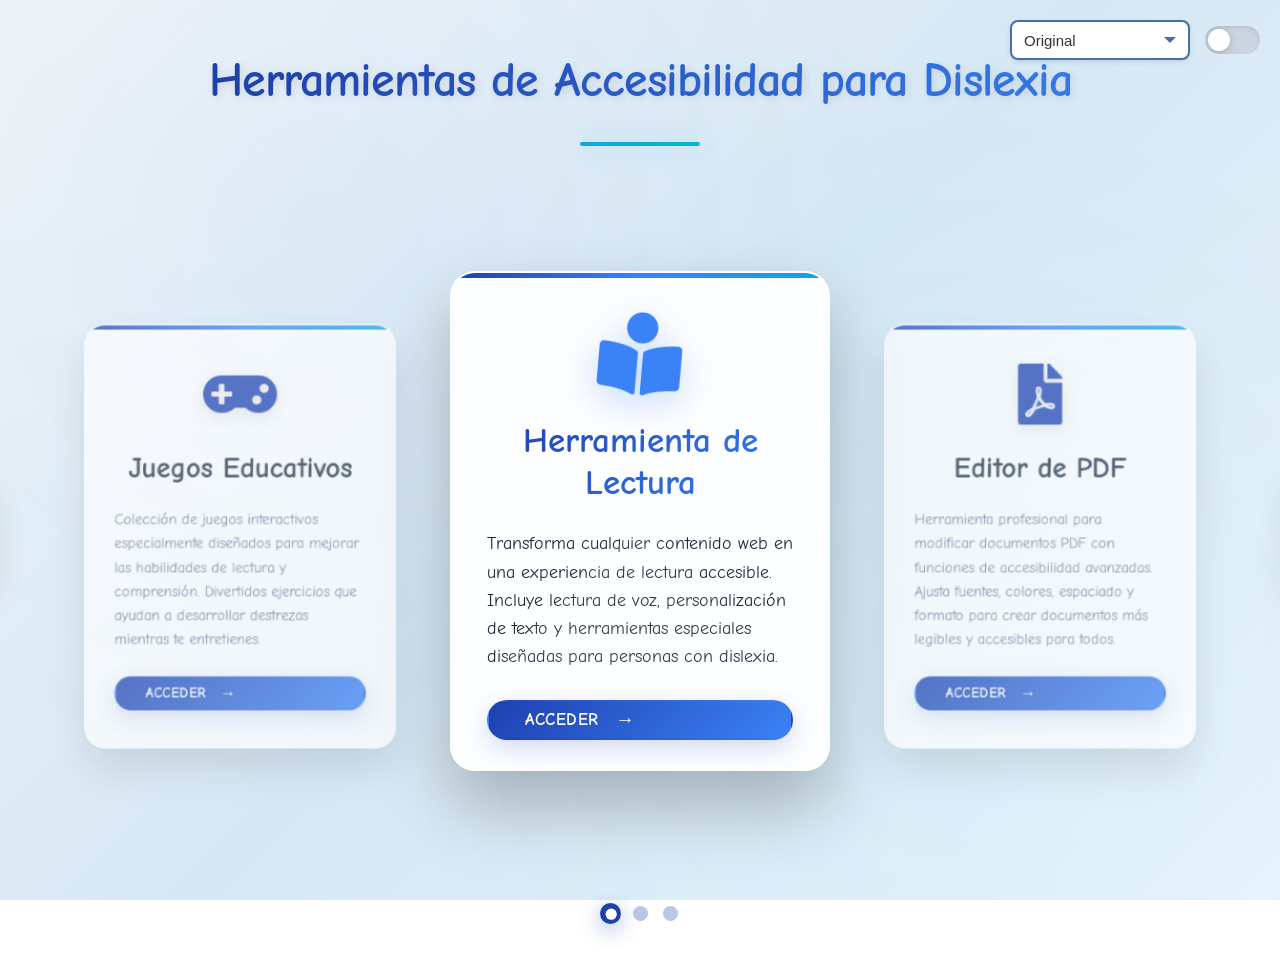
<file: index.html>
<!DOCTYPE html>
<html lang="es">
<head>
    <meta charset="UTF-8">
    <meta name="viewport" content="width=device-width, initial-scale=1.0, maximum-scale=1.0, user-scalable=no">
    <title>Menú Principal - Accesibilidad para Dislexia</title>
    <!-- Hojas de estilo -->
    <link rel="stylesheet" href="css/style.css">
    <link rel="stylesheet" href="css/menu-style.css">
    <!-- Font Awesome para iconos -->
    <link rel="stylesheet" href="https://cdnjs.cloudflare.com/ajax/libs/font-awesome/5.15.4/css/all.min.css">
    
    <!-- Cargar fuentes de Google Fonts como respaldo -->
    <link href="https://fonts.googleapis.com/css2?family=Comic+Neue:wght@400;700&display=swap" rel="stylesheet">
    
   
    <style>
        :root {
            --primary-color: #1e40af;
            --secondary-color: #3b82f6;
            --accent-color: #0ea5e9;
            --highlight-color: #0693d4;
            --text-color: #1e293b;
            --text-light: #64748b;
            --background-color: #f8fafc;
            --card-bg: rgba(255, 255, 255, 0.95);
            --card-shadow: 0 25px 50px rgba(0,0,0,0.15);
            --card-shadow-hover: 0 35px 70px rgba(0,0,0,0.25);
            --transition-speed: 0.7s;
            --font-family: 'Comic Neue', 'Comic Sans MS', 'Arial Rounded MT Bold', 'Arial', sans-serif;
            --gradient-bg: linear-gradient(135deg, #f0f4f8 0%, #d6e8f5 50%, #e8f4fd 100%);
        }

        /* Modo oscuro */
        body.dark-mode {
            --primary-color: #60a5fa;
            --secondary-color: #3b82f6;
            --accent-color: #06b6d4;
            --highlight-color: #0ea5e9;
            --text-color: #f1f5f9;
            --text-light: #cbd5e1;
            --background-color: #0f172a;
            --card-bg: rgba(30, 41, 59, 0.95);
            --card-shadow: 0 25px 50px rgba(0,0,0,0.4);
            --card-shadow-hover: 0 35px 70px rgba(0,0,0,0.6);
            --gradient-bg: linear-gradient(135deg, #0f172a 0%, #1e293b 50%, #334155 100%);
        }

        /* Modos de daltonismo */
        body.colorblind-protanopia {
            --accent-color: #fbbf24;
            --highlight-color: #f59e0b;
        }

        body.colorblind-protanopia .card-icon {
            color: #fbbf24 !important;
        }

        body.colorblind-protanopia .menu-card:hover .card-icon,
        body.colorblind-protanopia .menu-card.center .card-icon {
            color: #f59e0b !important;
        }

        body.colorblind-protanopia .card-button {
            background: linear-gradient(135deg, #fbbf24 0%, #f59e0b 100%) !important;
        }

        body.colorblind-tritanopia {
            --accent-color: #ef4444;
            --highlight-color: #dc2626;
        }

        body.colorblind-tritanopia .card-icon {
            color: #ef4444 !important;
        }

        body.colorblind-tritanopia .menu-card:hover .card-icon,
        body.colorblind-tritanopia .menu-card.center .card-icon {
            color: #dc2626 !important;
        }

        body.colorblind-tritanopia .card-button {
            background: linear-gradient(135deg, #ef4444 0%, #dc2626 100%) !important;
        }

        body {
            margin: 0;
            padding: 0;
            background: var(--gradient-bg);
            background-attachment: fixed;
            font-family: var(--font-family);
            min-height: 100vh;
            font-size: 16px;
            line-height: 1.7;
            color: var(--text-color);
            overflow-x: hidden;
            transition: all 0.3s ease;
            display: flex;
            flex-direction: column;
            justify-content: center;
            align-items: center;
        }

        /* Controles superiores */
        .toggle-container-fixed {
            position: fixed;
            top: 20px;
            right: 20px;
            z-index: 1000;
            display: flex;
            gap: 15px;
            align-items: center;
        }


        .toggle-darkmode-fixed .switch {
            position: relative;
            display: inline-block;
            width: 55px;
            height: 28px;
        }

        .toggle-darkmode-fixed .switch input {
            opacity: 0;
            width: 0;
            height: 0;
        }

        .slider {
            position: absolute;
            cursor: pointer;
            top: 0;
            left: 0;
            right: 0;
            bottom: 0;
            background-color: #cbd5e1;
            transition: .4s;
            border-radius: 28px;
            box-shadow: inset 0 2px 4px rgba(0,0,0,0.1);
        }

        .slider:before {
            position: absolute;
            content: "";
            height: 22px;
            width: 22px;
            left: 3px;
            bottom: 3px;
            background-color: white;
            transition: .4s;
            border-radius: 50%;
            box-shadow: 0 2px 8px rgba(0,0,0,0.2);
        }

        input:checked + .slider {
            background-color: var(--primary-color);
        }

        input:checked + .slider:before {
            transform: translateX(27px);
        }

        /* Contenedor principal */
        .main-menu-container {
            max-width: 1400px;
            width: 100%;
            margin: 0 auto;
            padding: 40px 20px;
            display: flex;
            flex-direction: column;
            align-items: center;
            justify-content: center;
            min-height: 100vh;
        }

        .main-title {
            text-align: center;
            color: var(--text-color);
            font-size: 3rem;
            font-weight: 700;
            margin-bottom: 60px;
            text-shadow: 2px 2px 8px rgba(0,0,0,0.1);
            background: linear-gradient(135deg, var(--primary-color), var(--secondary-color));
            -webkit-background-clip: text;
            -webkit-text-fill-color: transparent;
            background-clip: text;
        }

        /* Carrusel */
        .carousel-container {
            position: relative;
            width: 100%;
            max-width: 1200px;
            height: 600px;
            display: flex;
            align-items: center;
            justify-content: center;
            perspective: 1500px;
            overflow: visible;
        }

        .carousel-track {
            position: relative;
            width: 100%;
            height: 100%;
            display: flex;
            justify-content: center;
            align-items: center;
        }

        .carousel-slide {
            position: absolute;
            transition: all var(--transition-speed) cubic-bezier(0.25, 0.46, 0.45, 0.94);
            cursor: pointer;
            will-change: transform, opacity;
        }

        /* Posiciones del carrusel - todas las tarjetas centradas inicialmente */
        .carousel-slide {
            transform: translateX(0) scale(0.85) rotateY(0deg);
            z-index: 1;
            opacity: 0.6;
        }

        /* Tarjeta activa (centrada) */
        .carousel-slide.active {
            transform: translateX(0) scale(1) rotateY(0deg);
            z-index: 3;
            opacity: 1;
        }

        /* Tarjeta anterior */
        .carousel-slide.prev {
            transform: translateX(-400px) scale(0.85) rotateY(15deg);
            z-index: 2;
            opacity: 0.7;
        }

        /* Tarjeta siguiente */
        .carousel-slide.next {
            transform: translateX(400px) scale(0.85) rotateY(-15deg);
            z-index: 2;
            opacity: 0.7;
        }

        /* Tarjetas lejanas */
        .carousel-slide.far {
            transform: translateX(0) scale(0.6) rotateY(0deg);
            z-index: 0;
            opacity: 0.3;
            pointer-events: none;
        }

        /* Tarjetas */
        .menu-card {
            background: var(--card-bg);
            backdrop-filter: blur(15px);
            border-radius: 25px;
            padding: 45px 35px;
            width: 380px;
            height: 500px;
            text-align: center;
            box-shadow: var(--card-shadow);
            transition: all 0.4s ease;
            position: relative;
            overflow: hidden;
            display: flex;
            flex-direction: column;
            justify-content: space-between;
            border: 2px solid rgba(255, 255, 255, 0.1);
        }

        .menu-card::before {
            content: '';
            position: absolute;
            top: 0;
            left: 0;
            right: 0;
            height: 5px;
            background: linear-gradient(90deg, var(--primary-color), var(--secondary-color), var(--accent-color));
            border-radius: 25px 25px 0 0;
        }

        .menu-card::after {
            content: '';
            position: absolute;
            top: -50%;
            left: -50%;
            width: 200%;
            height: 200%;
            background: linear-gradient(45deg, transparent, rgba(255,255,255,0.1), transparent);
            transform: rotate(45deg);
            transition: all 0.6s ease;
            opacity: 0;
        }

        .menu-card:hover::after,
        .carousel-slide.active .menu-card::after {
            opacity: 1;
            transform: rotate(45deg) translate(50%, 50%);
        }

        .menu-card:hover,
        .carousel-slide.active .menu-card {
            transform: translateY(-15px);
            box-shadow: var(--card-shadow-hover);
            border-color: rgba(255, 255, 255, 0.3);
        }

        .card-icon {
            font-size: 4.5rem;
            color: var(--primary-color);
            margin-bottom: 30px;
            display: block;
            transition: all 0.4s ease;
            filter: drop-shadow(0 4px 8px rgba(0,0,0,0.1));
        }

        .menu-card:hover .card-icon,
        .carousel-slide.active .card-icon {
            transform: scale(1.15) rotate(5deg);
            color: var(--secondary-color);
            filter: drop-shadow(0 8px 16px rgba(59, 130, 246, 0.3));
        }

        .card-title {
            font-size: 2.2rem;
            font-weight: 700;
            color: var(--text-color);
            margin-bottom: 25px;
            line-height: 1.2;
            transition: color 0.3s ease;
        }

        .carousel-slide.active .card-title {
            background: linear-gradient(135deg, var(--primary-color), var(--secondary-color));
            -webkit-background-clip: text;
            -webkit-text-fill-color: transparent;
            background-clip: text;
        }

        .card-description {
            font-size: 1.1rem;
            color: var(--text-light);
            line-height: 1.6;
            margin-bottom: 30px;
            text-align: left;
            flex-grow: 1;
            display: flex;
            align-items: center;
            transition: all 0.3s ease;
        }

        .carousel-slide.active .card-description {
            color: var(--text-color);
            font-weight: 500;
        }

        .card-button {
            background: linear-gradient(135deg, var(--primary-color) 0%, var(--secondary-color) 50%, var(--accent-color) 100%);
            color: white;
            text-decoration: none;
            padding: 18px 45px;
            border-radius: 50px;
            font-weight: 700;
            font-size: 1.1rem;
            display: inline-block;
            transition: all 0.4s ease;
            box-shadow: 0 15px 35px rgba(30, 64, 175, 0.3);
            border: none;
            cursor: pointer;
            position: relative;
            overflow: hidden;
        }

        .card-button::before {
            content: '';
            position: absolute;
            top: 0;
            left: -100%;
            width: 100%;
            height: 100%;
            background: linear-gradient(90deg, transparent, rgba(255,255,255,0.2), transparent);
            transition: left 0.5s ease;
        }

        .card-button:hover::before {
            left: 100%;
        }

        .card-button:hover,
        .carousel-slide.active .card-button:hover {
            transform: translateY(-5px) scale(1.05);
            box-shadow: 0 20px 40px rgba(30, 64, 175, 0.4);
        }

      /* Botones de navegación mejorados - estilo elegante y transparente */
.carousel-btn {
    position: absolute;
    top: 50%;
    transform: translateY(-50%);
    background: rgba(255, 255, 255, 0.15);
    backdrop-filter: blur(20px);
    border: 1px solid rgba(255, 255, 255, 0.2);
    color: var(--primary-color);
    font-size: 2.2rem;
    width: 50px;
    height: 120px;
    cursor: pointer;
    border-radius: 20px;
    z-index: 10;
    transition: all 0.4s cubic-bezier(0.25, 0.46, 0.45, 0.94);
    box-shadow: 
        0 8px 32px rgba(0, 0, 0, 0.1),
        inset 0 1px 0 rgba(255, 255, 255, 0.2);
    display: flex;
    align-items: center;
    justify-content: center;
    opacity: 0.7;
    overflow: hidden;
}

.carousel-btn::before {
    content: '';
    position: absolute;
    top: 0;
    left: -100%;
    width: 100%;
    height: 100%;
    background: linear-gradient(90deg, transparent, rgba(255, 255, 255, 0.1), transparent);
    transition: left 0.6s ease;
}

.carousel-btn:hover::before {
    left: 100%;
}

.carousel-btn:hover {
    background: rgba(255, 255, 255, 0.25);
    color: var(--secondary-color);
    transform: translateY(-50%) scale(1.02);
    box-shadow: 
        0 12px 40px rgba(0, 0, 0, 0.15),
        inset 0 1px 0 rgba(255, 255, 255, 0.3);
    opacity: 1;
    border-color: rgba(255, 255, 255, 0.3);
}

.carousel-btn:active {
    transform: translateY(-50%) scale(0.98);
    box-shadow: 
        0 4px 20px rgba(0, 0, 0, 0.2),
        inset 0 1px 0 rgba(255, 255, 255, 0.2);
}

.carousel-btn-prev {
    left: -110px;
}

.carousel-btn-next {
    right: -110px;
}

/* Modo oscuro para los botones */
body.dark-mode .carousel-btn {
    background: rgba(30, 41, 59, 0.4);
    border-color: rgba(100, 116, 139, 0.3);
    color: var(--primary-color);
    box-shadow: 
        0 8px 32px rgba(0, 0, 0, 0.3),
        inset 0 1px 0 rgba(255, 255, 255, 0.1);
}

body.dark-mode .carousel-btn:hover {
    background: rgba(30, 41, 59, 0.6);
    border-color: rgba(100, 116, 139, 0.5);
    box-shadow: 
        0 12px 40px rgba(0, 0, 0, 0.4),
        inset 0 1px 0 rgba(255, 255, 255, 0.15);
}

/* Responsive para los botones mejorados */
@media (max-width: 1400px) {
    .carousel-btn-prev {
        left: -90px;
    }

    .carousel-btn-next {
        right: -90px;
    }
}

@media (max-width: 1024px) {
    .carousel-btn {
        width: 70px;
        height: 400px;
        font-size: 2rem;
        border-radius: 18px;
    }
    
    .carousel-btn-prev {
        left: -80px;
    }

    .carousel-btn-next {
        right: -80px;
    }
}

@media (max-width: 768px) {
    .carousel-btn {
        width: 60px;
        height: 360px;
        font-size: 1.8rem;
        border-radius: 15px;
    }
    
    .carousel-btn-prev {
        left: -70px;
    }

    .carousel-btn-next {
        right: -70px;
    }
}

@media (max-width: 480px) {
    .carousel-btn {
        width: 50px;
        height: 320px;
        font-size: 1.5rem;
        border-radius: 12px;
        opacity: 0.8;
    }
    
    .carousel-btn-prev {
        left: -60px;
    }

    .carousel-btn-next {
        right: -60px;
    }
}
        /* Indicadores mejorados */
        .carousel-indicators {
            display: flex;
            justify-content: center;
            gap: 15px;
            margin-top: 40px;
        }

        .indicator {
            width: 15px;
            height: 15px;
            border-radius: 50%;
            background: rgba(30, 64, 175, 0.3);
            cursor: pointer;
            transition: all 0.4s ease;
            position: relative;
            border: 2px solid transparent;
        }

        .indicator::before {
            content: '';
            position: absolute;
            top: 50%;
            left: 50%;
            transform: translate(-50%, -50%);
            width: 0;
            height: 0;
            background: var(--primary-color);
            border-radius: 50%;
            transition: all 0.4s ease;
        }

        .indicator.active {
            background: var(--primary-color);
            transform: scale(1.4);
            box-shadow: 0 4px 15px rgba(30, 64, 175, 0.4);
        }

        .indicator.active::before {
            width: 8px;
            height: 8px;
            background: white;
        }

        .indicator:hover:not(.active) {
            background: rgba(30, 64, 175, 0.6);
            transform: scale(1.2);
        }

        /* Responsive */
        @media (max-width: 1024px) {
            .carousel-slide.prev {
                transform: translateX(-300px) scale(0.8) rotateY(20deg);
            }

            .carousel-slide.next {
                transform: translateX(300px) scale(0.8) rotateY(-20deg);
            }

            .menu-card {
                width: 340px;
                height: 460px;
                padding: 35px 30px;
            }
        }

        @media (max-width: 768px) {
            .main-title {
                font-size: 2.2rem;
                margin-bottom: 40px;
            }

            .carousel-container {
                height: 520px;
            }

            .carousel-slide.prev {
                transform: translateX(-250px) scale(0.75) rotateY(25deg);
            }

            .carousel-slide.next {
                transform: translateX(250px) scale(0.75) rotateY(-25deg);
            }

            .menu-card {
                padding: 30px 25px;
                width: 300px;
                height: 420px;
            }

            .card-icon {
                font-size: 3.5rem;
                margin-bottom: 20px;
            }

            .card-title {
                font-size: 1.8rem;
            }

            .card-description {
                font-size: 1rem;
                margin-bottom: 25px;
            }

            .card-button {
                padding: 15px 35px;
                font-size: 1rem;
            }

            .carousel-btn-prev {
                left: 30px;
            }

            .carousel-btn-next {
                right: 30px;
            }
        }

        @media (max-width: 480px) {
            .carousel-container {
                height: 480px;
            }

            .toggle-container-fixed {
                top: 10px;
                right: 10px;
                flex-direction: column;
                gap: 10px;
            }

            .carousel-slide.prev {
                transform: translateX(-200px) scale(0.7) rotateY(30deg);
            }

            .carousel-slide.next {
                transform: translateX(200px) scale(0.7) rotateY(-30deg);
            }

            .menu-card {
                padding: 25px 20px;
                width: 260px;
                height: 380px;
            }

            .main-title {
                font-size: 1.8rem;
                margin-bottom: 30px;
            }

            .card-icon {
                font-size: 3rem;
                margin-bottom: 15px;
            }

            .card-title {
                font-size: 1.5rem;
                margin-bottom: 15px;
            }

            .card-description {
                font-size: 0.9rem;
                margin-bottom: 20px;
            }

            .card-button {
                padding: 12px 30px;
                font-size: 0.9rem;
            }

            .carousel-btn {
                width: 45px;
                height: 45px;
                font-size: 1.2rem;
            }

            .carousel-btn-prev {
                left: 15px;
            }

            .carousel-btn-next {
                right: 15px;
            }
        }
    </style>
</head>
<body>
    <div class="toggle-container-fixed">
        <div class="colorblind-selector">
            <select id="colorblindMode" aria-label="Modo para daltónicos">
                <option value="normal">Original</option>
                <option value="protanopia">🟡 Protanopia</option>
                <option value="tritanopia">🔵 Tritanopia</option>
            </select>
        </div>

        <div class="toggle-darkmode-fixed">
            <label class="switch">
                <input type="checkbox" id="darkModeToggle">
                <div class="slider"></div>
            </label>
        </div>
    </div>

    <div class="main-menu-container">
        <h1 class="main-title">Herramientas de Accesibilidad para Dislexia</h1>
        
        <div class="carousel-container">
            <div class="carousel-track">
                <div class="carousel-slide">
                    <div class="menu-card">
                        <i class="fas fa-book-reader card-icon"></i>
                        <h2 class="card-title">Herramienta de Lectura</h2>
                        <p class="card-description">
                            Transforma cualquier contenido web en una experiencia de lectura accesible. Incluye lectura de voz, personalización de texto y herramientas especiales diseñadas para personas con dislexia.
                        </p>
                        <a href="seccion.html" class="section-button">Acceder</a>
                    </div>
                </div>
                
                <div class="carousel-slide">
                    <div class="menu-card">
                        <i class="fas fa-file-pdf card-icon"></i>
                        <h2 class="card-title">Editor de PDF</h2>
                        <p class="card-description">
                            Herramienta profesional para modificar documentos PDF con funciones de accesibilidad avanzadas. Ajusta fuentes, colores, espaciado y formato para crear documentos más legibles y accesibles para todos.
                        </p>
                        <a href="editor_pdf.html" class="section-button">Acceder</a>
                    </div>
                </div>
                
                <div class="carousel-slide">
                    <div class="menu-card">
                        <i class="fas fa-gamepad card-icon"></i>
                        <h2 class="card-title">Juegos Educativos</h2>
                        <p class="card-description">
                            Colección de juegos interactivos especialmente diseñados para mejorar las habilidades de lectura y comprensión. Divertidos ejercicios que ayudan a desarrollar destrezas mientras te entretienes.
                        </p>
                        <a href="juegos.html" class="section-button">Acceder</a>
                    </div>
                </div>
            </div>
            
          <button class="carousel-btn carousel-btn-prev" aria-label="Herramienta anterior">
    <i class="fas fa-chevron-left"></i>
</button>
<button class="carousel-btn carousel-btn-next" aria-label="Siguiente herramienta">
    <i class="fas fa-chevron-right"></i>
</button>
        </div>

        <div class="carousel-indicators">
            <div class="indicator active" data-slide="0"></div>
            <div class="indicator" data-slide="1"></div>
            <div class="indicator" data-slide="2"></div>
        </div>
    </div>


     <script src="scripts/index.js"></script>
    <script src="scripts/menu.js"></script>
    <script>
       // Carrusel mejorado con navegación corregida
document.addEventListener('DOMContentLoaded', function() {
    const track = document.querySelector('.carousel-track');
    const slides = Array.from(document.querySelectorAll('.carousel-slide'));
    const prevBtn = document.querySelector('.carousel-btn-prev');
    const nextBtn = document.querySelector('.carousel-btn-next');
    const indicators = Array.from(document.querySelectorAll('.indicator'));
    
    let currentSlide = 0;
    let isAnimating = false;

    function updateCarousel() {
        if (isAnimating) return;
        isAnimating = true;

        slides.forEach((slide, index) => {
            // Remover todas las clases
            slide.classList.remove('active', 'prev', 'next', 'far');
            
            // Determinar la posición de cada slide
            if (index === currentSlide) {
                slide.classList.add('active');
            } else if (index === (currentSlide - 1 + slides.length) % slides.length) {
                slide.classList.add('prev');
            } else if (index === (currentSlide + 1) % slides.length) {
                slide.classList.add('next');
            } else {
                slide.classList.add('far');
            }
        });
        
        // Actualizar indicadores
        indicators.forEach((indicator, index) => {
            indicator.classList.toggle('active', index === currentSlide);
        });

        // Permitir siguiente animación después de completar la transición
        setTimeout(() => {
            isAnimating = false;
        }, 700);
    }

    function goToSlide(slideIndex) {
        if (slideIndex === currentSlide || isAnimating) return;
        currentSlide = slideIndex;
        updateCarousel();
    }

    function nextSlide() {
        if (isAnimating) return;
        const nextIndex = (currentSlide + 1) % slides.length;
        goToSlide(nextIndex);
    }

    function prevSlide() {
        if (isAnimating) return;
        const prevIndex = (currentSlide - 1 + slides.length) % slides.length;
        goToSlide(prevIndex);
    }

    // Event listeners - asegurándonos de que no haya duplicados
    if (nextBtn) {
        nextBtn.removeEventListener('click', nextSlide); // Remover listener existente
        nextBtn.addEventListener('click', nextSlide);
    }
    
    if (prevBtn) {
        prevBtn.removeEventListener('click', prevSlide); // Remover listener existente
        prevBtn.addEventListener('click', prevSlide);
    }

    indicators.forEach((indicator, index) => {
        indicator.addEventListener('click', () => {
            goToSlide(index);
        });
    });

    // Click en cualquier tarjeta para centrarla
    slides.forEach((slide, index) => {
        slide.addEventListener('click', (e) => {
            if (index !== currentSlide) {
                e.preventDefault();
                goToSlide(index);
            }
        });
    });

    // Touch/Swipe support
    let startX = 0;
    let startY = 0;
    let isDragging = false;

    track.addEventListener('touchstart', (e) => {
        startX = e.touches[0].clientX;
        startY = e.touches[0].clientY;
        isDragging = true;
    }, { passive: true });

    track.addEventListener('touchmove', (e) => {
        if (!isDragging) return;
        
        const currentX = e.touches[0].clientX;
        const currentY = e.touches[0].clientY;
        const diffX = startX - currentX;
        const diffY = startY - currentY;

        if (Math.abs(diffX) > Math.abs(diffY)) {
            e.preventDefault();
        }
    }, { passive: false });

    track.addEventListener('touchend', (e) => {
        if (!isDragging) return;
        isDragging = false;

        const endX = e.changedTouches[0].clientX;
        const endY = e.changedTouches[0].clientY;
        const diffX = startX - endX;
        const diffY = startY - endY;

        if (Math.abs(diffX) > Math.abs(diffY) && Math.abs(diffX) > 50) {
            if (diffX > 0) {
                nextSlide();
            } else {
                prevSlide();
            }
        }
    }, { passive: true });

    // Keyboard navigation
    document.addEventListener('keydown', (e) => {
        if (e.key === 'ArrowLeft') {
            e.preventDefault();
            prevSlide();
        } else if (e.key === 'ArrowRight') {
            e.preventDefault();
            nextSlide();
        } else if (e.key >= '1' && e.key <= '3') {
            e.preventDefault();
            goToSlide(parseInt(e.key) - 1);
        }
    });

    // Inicializar
    currentSlide = 0;
    updateCarousel();
    
    // Debug - verificar que los botones existan
    console.log('Botón anterior:', prevBtn);
    console.log('Botón siguiente:', nextBtn);
    console.log('Slides encontrados:', slides.length);
});
    </script>
</body>
</html>
</file>
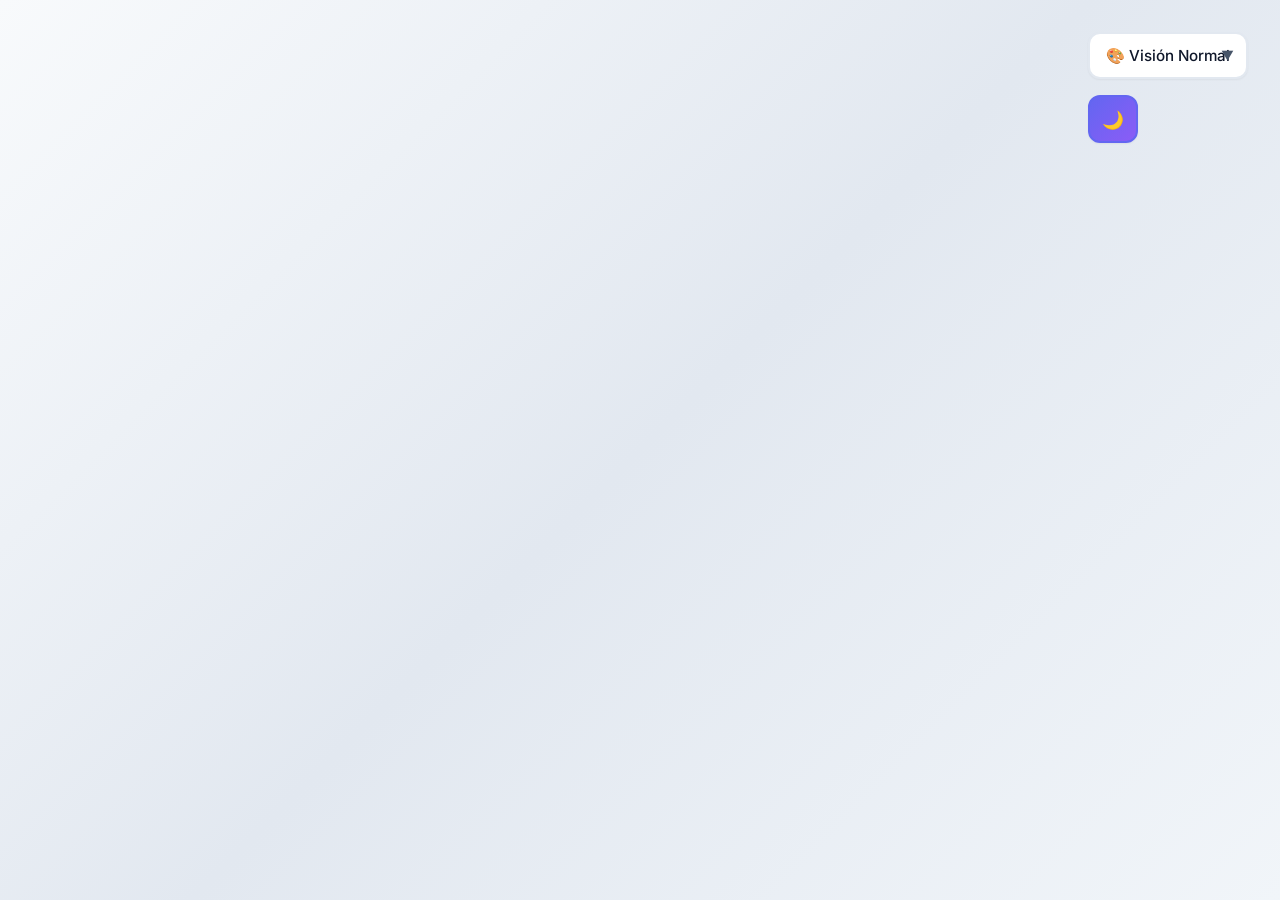
<file: a.html>
<!DOCTYPE html>
<html lang="es">
<head>
    <meta charset="UTF-8">
    <meta name="viewport" content="width=device-width, initial-scale=1.0">
    <title>Controles de Accesibilidad</title>
    <link href="https://fonts.googleapis.com/css2?family=Inter:wght@400;500;600;700&display=swap" rel="stylesheet">
    <link href="https://cdnjs.cloudflare.com/ajax/libs/font-awesome/6.0.0/css/all.min.css" rel="stylesheet">
    <style>
        :root {
            /* Variables para tema claro */
            --primary: #6366f1;
            --primary-light: #8b5cf6;
            --secondary: #0ea5e9;
            --accent: #10b981;
            --accent-warm: #f59e0b;
            --surface: #ffffff;
            --surface-elevated: #f8fafc;
            --surface-secondary: #f1f5f9;
            --text-primary: #0f172a;
            --text-secondary: #475569;
            --text-muted: #64748b;
            --border: #e2e8f0;
            --gradient-primary: linear-gradient(135deg, #6366f1 0%, #8b5cf6 100%);
            --gradient-accent: linear-gradient(135deg, #10b981 0%, #0ea5e9 100%);
            --gradient-bg: linear-gradient(135deg, #f8fafc 0%, #e2e8f0 50%, #f1f5f9 100%);
            --shadow-sm: 0 1px 2px 0 rgb(0 0 0 / 0.05);
            --shadow-md: 0 4px 6px -1px rgb(0 0 0 / 0.1), 0 2px 4px -2px rgb(0 0 0 / 0.1);
            --shadow-lg: 0 10px 15px -3px rgb(0 0 0 / 0.1), 0 4px 6px -4px rgb(0 0 0 / 0.1);
            --shadow-xl: 0 20px 25px -5px rgb(0 0 0 / 0.1), 0 8px 10px -6px rgb(0 0 0 / 0.1);
            --radius: 12px;
            --radius-lg: 16px;
        }

        * {
            margin: 0;
            padding: 0;
            box-sizing: border-box;
        }

        body {
            font-family: 'Inter', system-ui, -apple-system, sans-serif;
            background: var(--gradient-bg);
            min-height: 100vh;
            color: var(--text-primary);
            line-height: 1.5;
            padding: 2rem;
            transition: all 0.3s cubic-bezier(0.4, 0, 0.2, 1);
        }

        /* Controles de accesibilidad */
        .accessibility-controls {
            position: fixed;
            top: 2rem;
            right: 2rem;
            display: flex;
            flex-direction: column;
            gap: 1rem;
            z-index: 100;
            animation: slideIn 0.5s ease-out;
        }

        @keyframes slideIn {
            from {
                opacity: 0;
                transform: translateX(20px);
            }
            to {
                opacity: 1;
                transform: translateX(0);
            }
        }

        /* Contenedor de cada control */
        .control-group {
            position: relative;
        }

        /* Botón base */
        .control-btn {
            background: var(--surface);
            border: 2px solid var(--border);
            border-radius: var(--radius);
            padding: 0.75rem;
            box-shadow: var(--shadow-sm);
            cursor: pointer;
            transition: all 0.3s cubic-bezier(0.4, 0, 0.2, 1);
            font-size: 1.1rem;
            font-family: inherit;
            color: var(--text-primary);
            min-width: 48px;
            height: 48px;
            display: flex;
            align-items: center;
            justify-content: center;
            position: relative;
            overflow: hidden;
        }

        .control-btn::before {
            content: '';
            position: absolute;
            top: 0;
            left: 0;
            width: 100%;
            height: 100%;
            background: var(--gradient-primary);
            opacity: 0;
            transition: opacity 0.3s ease;
            z-index: -1;
        }

        .control-btn:hover {
            border-color: var(--primary);
            transform: translateY(-2px);
            box-shadow: var(--shadow-lg);
        }

        .control-btn:hover::before {
            opacity: 0.1;
        }

        .control-btn:active {
            transform: translateY(0);
            box-shadow: var(--shadow-md);
        }

        /* Toggle de modo oscuro */
        .dark-mode-toggle {
            background: var(--gradient-primary);
            color: white;
            border-color: var(--primary);
            position: relative;
        }

        .dark-mode-toggle .icon {
            transition: transform 0.5s cubic-bezier(0.68, -0.55, 0.265, 1.55);
        }

        .dark-mode-toggle:hover .icon {
            transform: rotate(180deg);
        }

        /* Selector de daltonismo */
        .colorblind-selector {
            background: var(--surface);
            border: 2px solid var(--border);
            border-radius: var(--radius);
            box-shadow: var(--shadow-sm);
            overflow: hidden;
            min-width: 160px;
            position: relative;
            transition: all 0.3s cubic-bezier(0.4, 0, 0.2, 1);
        }

        .colorblind-selector:hover {
            border-color: var(--primary);
            box-shadow: var(--shadow-lg);
            transform: translateY(-1px);
        }

        .colorblind-select {
            width: 100%;
            padding: 0.75rem 1rem;
            background: transparent;
            border: none;
            color: var(--text-primary);
            font-family: inherit;
            font-size: 0.95rem;
            font-weight: 500;
            cursor: pointer;
            appearance: none;
            outline: none;
        }

        .colorblind-select:focus {
            outline: 2px solid var(--primary);
            outline-offset: 2px;
        }

        /* Icono de dropdown personalizado */
        .colorblind-selector::after {
            content: '▼';
            position: absolute;
            right: 0.75rem;
            top: 50%;
            transform: translateY(-50%);
            color: var(--text-secondary);
            pointer-events: none;
            transition: transform 0.3s ease;
            font-size: 0.8rem;
        }

        .colorblind-selector:hover::after {
            transform: translateY(-50%) rotate(180deg);
        }

        /* Opciones del select */
        .colorblind-select option {
            background: var(--surface);
            color: var(--text-primary);
            padding: 0.75rem;
            font-family: inherit;
        }

        /* Tooltips informativos */
        .tooltip {
            position: absolute;
            right: 100%;
            top: 50%;
            transform: translateY(-50%);
            margin-right: 0.75rem;
            background: var(--surface);
            color: var(--text-primary);
            padding: 0.5rem 0.75rem;
            border-radius: var(--radius);
            font-size: 0.8rem;
            font-weight: 500;
            white-space: nowrap;
            box-shadow: var(--shadow-md);
            border: 1px solid var(--border);
            opacity: 0;
            visibility: hidden;
            transition: all 0.3s ease;
            z-index: 1000;
        }

        .tooltip::after {
            content: '';
            position: absolute;
            left: 100%;
            top: 50%;
            transform: translateY(-50%);
            border: 6px solid transparent;
            border-left-color: var(--surface);
        }

        .control-group:hover .tooltip {
            opacity: 1;
            visibility: visible;
            transform: translateY(-50%) translateX(-5px);
        }

        /* Contenido de demostración */
        .demo-content {
            max-width: 800px;
            margin: 6rem auto 2rem;
            background: var(--surface);
            border-radius: var(--radius-lg);
            padding: 3rem;
            box-shadow: var(--shadow-lg);
            border: 1px solid var(--border);
        }

        .demo-title {
            font-size: 2.5rem;
            font-weight: 700;
            background: var(--gradient-primary);
            -webkit-background-clip: text;
            background-clip: text;
            -webkit-text-fill-color: transparent;
            margin-bottom: 1rem;
            text-align: center;
        }

        .demo-subtitle {
            color: var(--text-secondary);
            font-size: 1.1rem;
            text-align: center;
            margin-bottom: 2rem;
        }

        /* Ejemplos de colores */
        .color-examples {
            display: grid;
            grid-template-columns: repeat(auto-fit, minmax(200px, 1fr));
            gap: 1.5rem;
            margin: 2rem 0;
        }

        .color-card {
            background: var(--surface-elevated);
            border: 1px solid var(--border);
            border-radius: var(--radius);
            padding: 1.5rem;
            text-align: center;
            transition: transform 0.3s ease;
        }

        .color-card:hover {
            transform: translateY(-2px);
        }

        .color-swatch {
            width: 60px;
            height: 60px;
            border-radius: 50%;
            margin: 0 auto 1rem;
            box-shadow: var(--shadow-md);
        }

        .primary-swatch { background: var(--primary); }
        .secondary-swatch { background: var(--secondary); }
        .accent-swatch { background: var(--accent); }
        .warm-swatch { background: var(--accent-warm); }

        /* Estados activos */
        .active-state {
            background: var(--gradient-primary);
            color: white;
            border-color: var(--primary);
        }

        .active-state:hover::before {
            opacity: 0.2;
        }

        /* Modo oscuro */
        body.dark-mode {
            --surface: #1e293b;
            --surface-elevated: #334155;
            --surface-secondary: #475569;
            --text-primary: #f1f5f9;
            --text-secondary: #cbd5e1;
            --text-muted: #94a3b8;
            --border: #475569;
            --gradient-bg: linear-gradient(135deg, #0f172a 0%, #1e293b 50%, #334155 100%);
        }

        /* Filtros para daltonismo */
        body.protanopia {
            --primary: #2563eb;
            --primary-light: #3b82f6;
            --secondary: #0ea5e9;
            --accent: #f59e0b;
            --accent-warm: #eab308;
            --gradient-primary: linear-gradient(135deg, #2563eb 0%, #3b82f6 100%);
            --gradient-accent: linear-gradient(135deg, #f59e0b 0%, #0ea5e9 100%);
        }

        body.deuteranopia {
            --primary: #2563eb;
            --primary-light: #3b82f6;
            --secondary: #f59e0b;
            --accent: #eab308;
            --accent-warm: #f97316;
            --gradient-primary: linear-gradient(135deg, #2563eb 0%, #3b82f6 100%);
            --gradient-accent: linear-gradient(135deg, #f59e0b 0%, #eab308 100%);
        }

        body.tritanopia {
            --primary: #dc2626;
            --primary-light: #ef4444;
            --secondary: #16a34a;
            --accent: #16a34a;
            --accent-warm: #dc2626;
            --gradient-primary: linear-gradient(135deg, #dc2626 0%, #ef4444 100%);
            --gradient-accent: linear-gradient(135deg, #16a34a 0%, #059669 100%);
        }

        /* Responsive */
        @media (max-width: 768px) {
            .accessibility-controls {
                position: fixed;
                bottom: 2rem;
                right: 2rem;
                left: 2rem;
                top: auto;
                flex-direction: row;
                justify-content: center;
                gap: 0.75rem;
            }

            .colorblind-selector {
                flex: 1;
                min-width: auto;
            }

            .tooltip {
                display: none;
            }

            .demo-content {
                margin: 2rem auto 8rem;
                padding: 2rem;
            }

            .demo-title {
                font-size: 2rem;
            }
        }
    </style>
</head>
<body>
    <!-- Controles de accesibilidad -->
    <div class="accessibility-controls">
        <!-- Selector de daltonismo -->
        <div class="control-group">
            <div class="tooltip">Filtros para daltonismo</div>
            <div class="colorblind-selector">
                <select class="colorblind-select" id="colorblindMode" aria-label="Modo para daltónicos">
                    <option value="normal">🎨 Visión Normal</option>
                                    <option value="protanopia">🟡 Protanopia</option>
                <option value="tritanopia">🔵 Tritanopia</option>
                </select>
            </div>
        </div>

        <!-- Toggle de modo oscuro -->
        <div class="control-group">
            <div class="tooltip">Cambiar tema</div>
            <button class="control-btn dark-mode-toggle" id="darkModeToggle" aria-label="Alternar modo oscuro">
                <span class="icon">🌙</span>
            </button>
        </div>
    </div>

 

    <script>
        // Referencias a los elementos
        const darkModeToggle = document.getElementById('darkModeToggle');
        const colorblindMode = document.getElementById('colorblindMode');
        const darkModeIcon = darkModeToggle.querySelector('.icon');

        // Funciones para persistencia de datos (sin localStorage)
        let currentTheme = 'light';
        let currentColorMode = 'normal';

        // Aplicar tema oscuro
        function applyDarkMode(isDark) {
            if (isDark) {
                document.body.classList.add('dark-mode');
                darkModeIcon.textContent = '☀️';
                darkModeToggle.setAttribute('aria-label', 'Cambiar a modo claro');
                currentTheme = 'dark';
            } else {
                document.body.classList.remove('dark-mode');
                darkModeIcon.textContent = '🌙';
                darkModeToggle.setAttribute('aria-label', 'Cambiar a modo oscuro');
                currentTheme = 'light';
            }
        }

        // Aplicar filtro de daltonismo
        function applyColorblindFilter(mode) {
            // Remover todas las clases de daltonismo
            document.body.classList.remove('protanopia', 'deuteranopia', 'tritanopia');
            
            // Agregar la nueva clase si no es normal
            if (mode !== 'normal') {
                document.body.classList.add(mode);
            }
            
            // Preservar modo oscuro si está activo
            if (currentTheme === 'dark') {
                document.body.classList.add('dark-mode');
            }
            
            currentColorMode = mode;
            
            // Log para debugging
            console.log(`Filtro aplicado: ${mode}`);
        }

        // Event listeners
        darkModeToggle.addEventListener('click', () => {
            const isDarkMode = !document.body.classList.contains('dark-mode');
            applyDarkMode(isDarkMode);
        });

        colorblindMode.addEventListener('change', (e) => {
            applyColorblindFilter(e.target.value);
        });

        // Efecto de pulsación en botones
        function addRippleEffect(element) {
            element.addEventListener('click', function(e) {
                const ripple = document.createElement('span');
                const rect = this.getBoundingClientRect();
                const size = Math.max(rect.width, rect.height);
                const x = e.clientX - rect.left - size / 2;
                const y = e.clientY - rect.top - size / 2;
                
                ripple.style.cssText = `
                    position: absolute;
                    width: ${size}px;
                    height: ${size}px;
                    left: ${x}px;
                    top: ${y}px;
                    background: rgba(255, 255, 255, 0.3);
                    border-radius: 50%;
                    transform: scale(0);
                    animation: ripple 0.6s ease-out;
                    pointer-events: none;
                `;
                
                this.style.position = 'relative';
                this.style.overflow = 'hidden';
                this.appendChild(ripple);
                
                setTimeout(() => ripple.remove(), 600);
            });
        }

        // Agregar efecto ripple a los botones
        addRippleEffect(darkModeToggle);

        // Añadir animación CSS para el efecto ripple
        const style = document.createElement('style');
        style.textContent = `
            @keyframes ripple {
                to {
                    transform: scale(4);
                    opacity: 0;
                }
            }
        `;
        document.head.appendChild(style);

        // Accessibility: mejorar navegación por teclado
        document.addEventListener('keydown', (e) => {
            if (e.key === 'Tab') {
                document.body.classList.add('keyboard-navigation');
            }
        });

        document.addEventListener('mousedown', () => {
            document.body.classList.remove('keyboard-navigation');
        });

        // Agregar estilos para navegación por teclado
        const keyboardStyle = document.createElement('style');
        keyboardStyle.textContent = `
            .keyboard-navigation .control-btn:focus {
                outline: 2px solid var(--primary);
                outline-offset: 2px;
            }
            
            .keyboard-navigation .colorblind-select:focus {
                outline: 2px solid var(--primary);
                outline-offset: 2px;
            }
        `;
        document.head.appendChild(keyboardStyle);

        console.log('Controles de accesibilidad inicializados correctamente');
    </script>
</body>
</html>
</file>
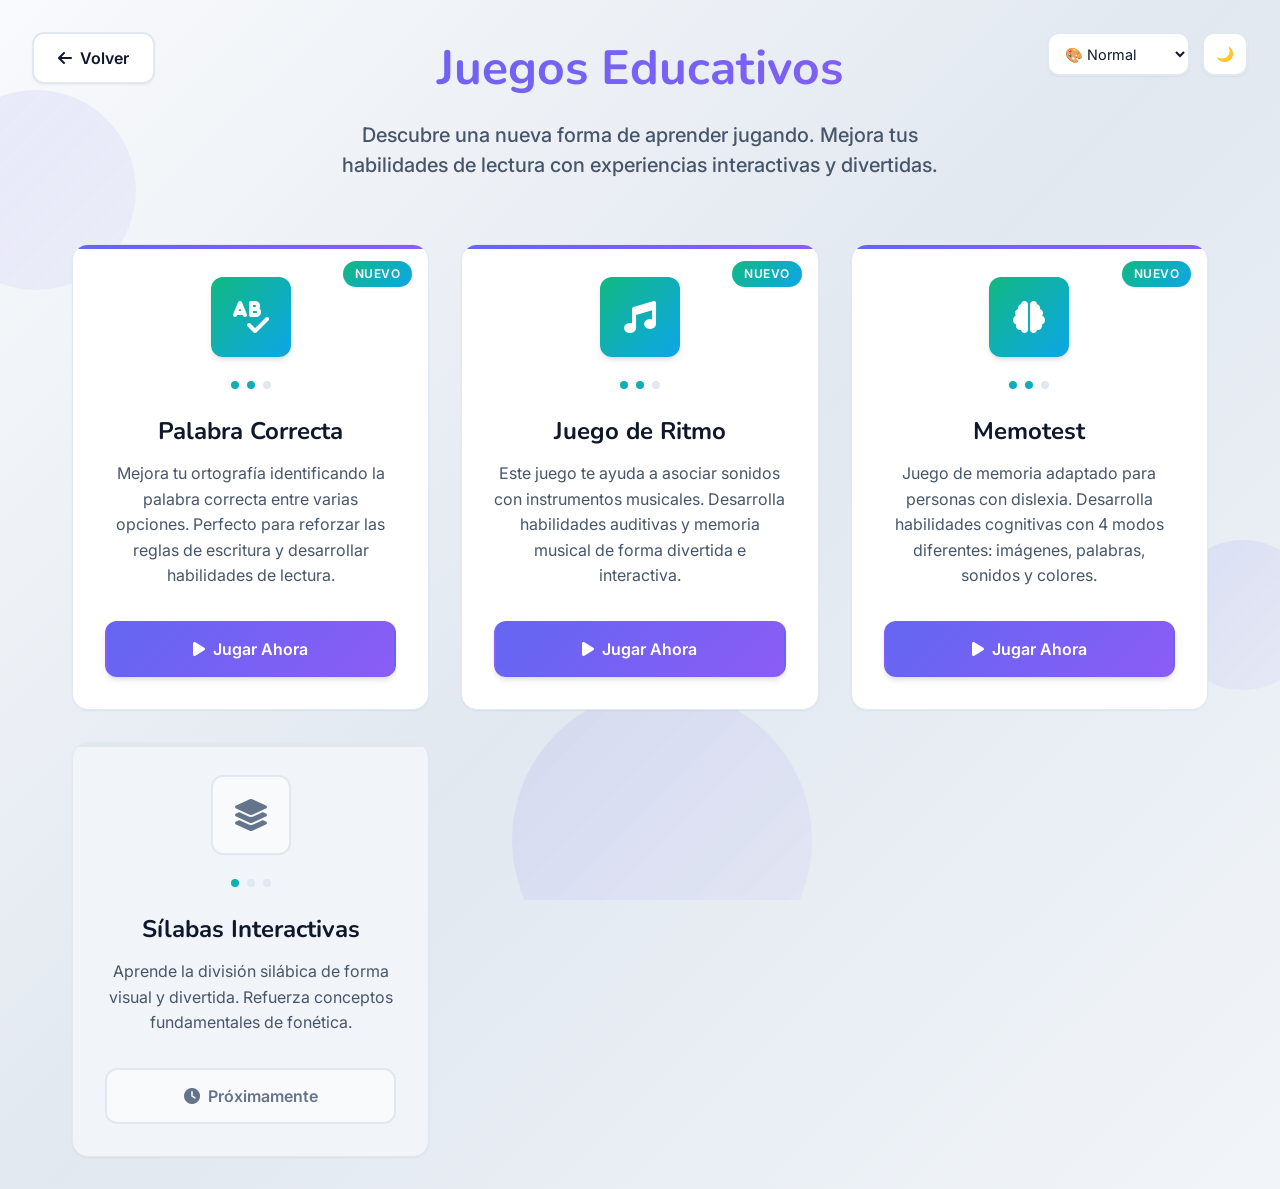
<file: juegos.html>
<!DOCTYPE html>
<html lang="es">
<head>
    <meta charset="UTF-8">
    <meta name="viewport" content="width=device-width, initial-scale=1.0, maximum-scale=1.0, user-scalable=no">
    <title>Juegos Educativos - Aprender Leyendo</title>
    <link href="https://fonts.googleapis.com/css2?family=Inter:wght@400;500;600;700&family=Nunito:wght@600;700&display=swap" rel="stylesheet">
    <link href="https://cdnjs.cloudflare.com/ajax/libs/font-awesome/6.0.0/css/all.min.css" rel="stylesheet">
    <style>
        :root {
            /* Paleta moderna y equilibrada */
            --primary: #6366f1;
            --primary-light: #8b5cf6;
            --secondary: #0ea5e9;
            --accent: #10b981;
            --accent-warm: #f59e0b;
            --surface: #ffffff;
            --surface-elevated: #f8fafc;
            --surface-secondary: #f1f5f9;
            --text-primary: #0f172a;
            --text-secondary: #475569;
            --text-muted: #64748b;
            --border: #e2e8f0;
            --gradient-primary: linear-gradient(135deg, #6366f1 0%, #8b5cf6 100%);
            --gradient-accent: linear-gradient(135deg, #10b981 0%, #0ea5e9 100%);
            --gradient-bg: linear-gradient(135deg, #f8fafc 0%, #e2e8f0 50%, #f1f5f9 100%);
            --shadow-sm: 0 1px 2px 0 rgb(0 0 0 / 0.05);
            --shadow-md: 0 4px 6px -1px rgb(0 0 0 / 0.1), 0 2px 4px -2px rgb(0 0 0 / 0.1);
            --shadow-lg: 0 10px 15px -3px rgb(0 0 0 / 0.1), 0 4px 6px -4px rgb(0 0 0 / 0.1);
            --shadow-xl: 0 20px 25px -5px rgb(0 0 0 / 0.1), 0 8px 10px -6px rgb(0 0 0 / 0.1);
            --radius: 12px;
            --radius-lg: 16px;
        }

        * {
            margin: 0;
            padding: 0;
            box-sizing: border-box;
        }

        body {
            font-family: 'Inter', system-ui, -apple-system, sans-serif;
            background: var(--gradient-bg);
            min-height: 100vh;
            color: var(--text-primary);
            line-height: 1.5;
        }

        /* Elementos flotantes sutiles */
        .background-elements {
            position: fixed;
            top: 0;
            left: 0;
            width: 100%;
            height: 100%;
            pointer-events: none;
            z-index: 0;
            overflow: hidden;
        }

        .floating-shape {
            position: absolute;
            border-radius: 50%;
            background: linear-gradient(135deg, rgba(99, 102, 241, 0.1), rgba(139, 92, 246, 0.05));
            animation: float 20s ease-in-out infinite;
        }

        .floating-shape:nth-child(1) {
            width: 200px;
            height: 200px;
            top: 10%;
            left: -5%;
            animation-delay: 0s;
        }

        .floating-shape:nth-child(2) {
            width: 150px;
            height: 150px;
            top: 60%;
            right: -3%;
            animation-delay: 10s;
        }

        .floating-shape:nth-child(3) {
            width: 300px;
            height: 300px;
            bottom: -10%;
            left: 40%;
            animation-delay: 5s;
        }

        @keyframes float {
            0%, 100% { transform: translateY(0) rotate(0deg); }
            33% { transform: translateY(-30px) rotate(120deg); }
            66% { transform: translateY(15px) rotate(240deg); }
        }

        .container {
            max-width: 1200px;
            margin: 0 auto;
            padding: 2rem;
            position: relative;
            z-index: 1;
        }

        /* Header moderno */
        .header {
            text-align: center;
            margin-bottom: 4rem;
        }

        .back-btn {
            position: fixed;
            top: 2rem;
            left: 2rem;
            background: var(--surface);
            border: 2px solid var(--border);
            border-radius: 12px;
            padding: 0.75rem 1.5rem;
            font-family: inherit;
            font-weight: 600;
            color: var(--text-primary);
            text-decoration: none;
            display: flex;
            align-items: center;
            gap: 0.5rem;
            box-shadow: var(--shadow-sm);
            transition: all 0.2s cubic-bezier(0.4, 0, 0.2, 1);
            z-index: 10;
        }

        .back-btn:hover {
            border-color: var(--primary);
            box-shadow: var(--shadow-md);
            transform: translateY(-1px);
        }

        .main-title {
            font-family: 'Nunito', sans-serif;
            font-size: 3rem;
            font-weight: 700;
            background: var(--gradient-primary);
            -webkit-background-clip: text;
            background-clip: text;
            -webkit-text-fill-color: transparent;
            margin-bottom: 1rem;
            animation: slideUp 0.8s ease 0.2s both;
        }

        .subtitle {
            font-size: 1.25rem;
            color: var(--text-secondary);
            font-weight: 500;
            max-width: 600px;
            margin: 0 auto;
            animation: slideUp 0.8s ease 0.4s both;
        }

        @keyframes slideUp {
            from { 
                opacity: 0; 
                transform: translateY(20px); 
            }
            to { 
                opacity: 1; 
                transform: translateY(0); 
            }
        }

        /* Grid responsive */
        .games-grid {
            display: grid;
            grid-template-columns: repeat(auto-fit, minmax(300px, 1fr));
            gap: 2rem;
            margin-top: 3rem;
        }

        /* Tarjetas modernas */
        .game-card {
            background: var(--surface);
            border: 1px solid var(--border);
            border-radius: var(--radius-lg);
            padding: 0;
            text-decoration: none;
            color: inherit;
            box-shadow: var(--shadow-sm);
            transition: all 0.3s cubic-bezier(0.4, 0, 0.2, 1);
            position: relative;
            overflow: hidden;
            cursor: pointer;
            animation: cardEnter 0.6s ease forwards;
            opacity: 0;
            transform: translateY(20px);
        }

        .game-card:nth-child(1) { animation-delay: 0.1s; }
        .game-card:nth-child(2) { animation-delay: 0.2s; }
        .game-card:nth-child(3) { animation-delay: 0.3s; }
        .game-card:nth-child(4) { animation-delay: 0.4s; }

        @keyframes cardEnter {
            to {
                opacity: 1;
                transform: translateY(0);
            }
        }

        .game-card.available:hover {
            border-color: var(--primary);
            box-shadow: var(--shadow-xl);
            transform: translateY(-4px);
        }

        .game-card.available::before {
            content: '';
            position: absolute;
            top: 0;
            left: 0;
            right: 0;
            height: 4px;
            background: var(--gradient-primary);
        }

        .game-card.coming-soon {
            background: var(--surface-secondary);
            border-color: var(--border);
            cursor: not-allowed;
        }

        .game-card.coming-soon::before {
            content: '';
            position: absolute;
            top: 0;
            left: 0;
            right: 0;
            height: 4px;
            background: var(--border);
        }

        /* Contenido de las tarjetas */
        .card-content {
            padding: 2rem;
        }

        /* Iconos equilibrados */
        .game-icon {
            width: 80px;
            height: 80px;
            margin: 0 auto 1.5rem;
            border-radius: var(--radius);
            display: flex;
            align-items: center;
            justify-content: center;
            font-size: 2rem;
            transition: transform 0.3s ease;
        }

        .game-card.available .game-icon {
            background: var(--gradient-accent);
            color: white;
            box-shadow: var(--shadow-md);
        }

        .game-card.coming-soon .game-icon {
            background: var(--surface-elevated);
            color: var(--text-muted);
            border: 2px solid var(--border);
        }

        .game-card.available:hover .game-icon {
            transform: scale(1.05) rotate(5deg);
        }

        /* Títulos y contenido */
        .game-title {
            font-family: 'Nunito', sans-serif;
            font-size: 1.5rem;
            font-weight: 700;
            margin-bottom: 0.75rem;
            text-align: center;
            color: var(--text-primary);
        }

        .game-description {
            font-size: 1rem;
            color: var(--text-secondary);
            text-align: center;
            margin-bottom: 2rem;
            line-height: 1.6;
        }

        /* Indicadores de dificultad */
        .difficulty {
            display: flex;
            justify-content: center;
            gap: 0.5rem;
            margin-bottom: 1.5rem;
        }

        .difficulty-dot {
            width: 8px;
            height: 8px;
            border-radius: 50%;
            background: var(--border);
            transition: all 0.3s ease;
        }

        .difficulty-dot.active {
            background: var(--gradient-accent);
        }

        /* Botones modernos */
        .play-button {
            border: 2px solid transparent;
            border-radius: var(--radius);
            padding: 1rem 2rem;
            font-family: inherit;
            font-weight: 600;
            font-size: 1rem;
            width: 100%;
            cursor: pointer;
            transition: all 0.3s cubic-bezier(0.4, 0, 0.2, 1);
            display: flex;
            align-items: center;
            justify-content: center;
            gap: 0.5rem;
            position: relative;
            overflow: hidden;
        }

        .game-card.available .play-button {
            background: var(--gradient-primary);
            color: white;
            box-shadow: var(--shadow-md);
        }

        .game-card.available .play-button:hover {
            transform: translateY(-1px);
            box-shadow: var(--shadow-lg);
        }

        .game-card.available .play-button::before {
            content: '';
            position: absolute;
            top: 0;
            left: -100%;
            width: 100%;
            height: 100%;
            background: linear-gradient(90deg, transparent, rgba(255,255,255,0.2), transparent);
            transition: left 0.5s ease;
        }

        .game-card.available .play-button:hover::before {
            left: 100%;
        }

        .game-card.coming-soon .play-button {
            background: var(--surface-elevated);
            color: var(--text-muted);
            border-color: var(--border);
            cursor: not-allowed;
        }

        /* Badge discreto */
        .new-badge {
            position: absolute;
            top: 1rem;
            right: 1rem;
            background: var(--gradient-accent);
            color: white;
            padding: 0.25rem 0.75rem;
            border-radius: 20px;
            font-size: 0.75rem;
            font-weight: 600;
            text-transform: uppercase;
            letter-spacing: 0.5px;
            box-shadow: var(--shadow-sm);
        }

        /* Controles de accesibilidad */
        .accessibility-controls {
            position: fixed;
            top: 2rem;
            right: 2rem;
            display: flex;
            gap: 0.75rem;
            z-index: 10;
        }

        .control-btn {
            background: var(--surface);
            border: 2px solid var(--border);
            border-radius: var(--radius);
            padding: 0.75rem;
            box-shadow: var(--shadow-sm);
            cursor: pointer;
            transition: all 0.2s ease;
            font-size: 0.9rem;
            font-family: inherit;
            color: var(--text-primary);
            min-width: 44px;
            height: 44px;
            display: flex;
            align-items: center;
            justify-content: center;
        }

        #colorblindMode {
            min-width: 140px;
            padding: 0.5rem 0.75rem;
        }

        #colorblindMode option {
            background: var(--surface);
            color: var(--text-primary);
            padding: 0.5rem;
        }

        .control-btn:hover {
            border-color: var(--primary);
            transform: translateY(-1px);
            box-shadow: var(--shadow-md);
        }

        /* Responsive */
        @media (max-width: 768px) {
            .container {
                padding: 1rem;
            }
            
            .main-title {
                font-size: 2.5rem;
            }
            
            .games-grid {
                grid-template-columns: 1fr;
                gap: 1.5rem;
            }
            
            .back-btn,
            .accessibility-controls {
                position: static;
                margin-bottom: 1rem;
            }
            
            .header {
                margin-top: 1rem;
            }
        }

        /* Modo oscuro */
        body.dark-mode {
            --surface: #1e293b;
            --surface-elevated: #334155;
            --surface-secondary: #475569;
            --text-primary: #f1f5f9;
            --text-secondary: #cbd5e1;
            --text-muted: #94a3b8;
            --border: #475569;
            --gradient-bg: linear-gradient(135deg, #0f172a 0%, #1e293b 50%, #334155 100%);
        }

        /* Filtros para daltonismo */
        body.protanopia {
            /* Daltonismo rojo-verde - usa azul y amarillo */
            --primary: #2563eb; /* Azul intenso */
            --primary-light: #3b82f6;
            --secondary: #0ea5e9; /* Azul cielo */
            --accent: #f59e0b; /* Amarillo/naranja */
            --accent-warm: #eab308; /* Amarillo más cálido */
            --gradient-primary: linear-gradient(135deg, #2563eb 0%, #3b82f6 100%);
            --gradient-accent: linear-gradient(135deg, #f59e0b 0%, #0ea5e9 100%);
        }

        body.tritanopia {
            /* Tritanopia - dificultad con azul/amarillo - usa rojo y verde */
            --primary: #dc2626; /* Rojo */
            --primary-light: #ef4444;
            --secondary: #16a34a; /* Verde */
            --accent: #16a34a; /* Verde para contraste */
            --accent-warm: #dc2626; /* Rojo */
            --gradient-primary: linear-gradient(135deg, #dc2626 0%, #ef4444 100%);
            --gradient-accent: linear-gradient(135deg, #16a34a 0%, #059669 100%);
        }

        /* Patrones adicionales para mejor accesibilidad */
        body.protanopia .difficulty-dot.active {
            background: var(--accent);
            position: relative;
        }

        body.protanopia .difficulty-dot.active::after {
            content: '';
            position: absolute;
            top: 50%;
            left: 50%;
            width: 4px;
            height: 4px;
            background: white;
            border-radius: 50%;
            transform: translate(-50%, -50%);
        }

        body.tritanopia .difficulty-dot.active {
            background: var(--accent);
            border: 2px solid var(--primary);
        }
    </style>
</head>
<body>
    <!-- Elementos de fondo sutiles -->
    <div class="background-elements">
        <div class="floating-shape"></div>
        <div class="floating-shape"></div>
        <div class="floating-shape"></div>
    </div>

    <!-- Controles de accesibilidad -->
    <div class="accessibility-controls">
        <select class="control-btn" id="colorblindMode" aria-label="Modo para daltónicos">
            <option value="normal">🎨 Normal</option>
                            <option value="protanopia">🟡 Protanopia</option>
                <option value="tritanopia">🔵 Tritanopia</option>
        </select>
        <button class="control-btn" id="darkModeToggle" aria-label="Alternar modo oscuro">
            🌙
        </button>
    </div>

    <!-- Botón de volver -->
    <a href="index.html" class="back-btn">
        <i class="fas fa-arrow-left"></i>
        Volver
    </a>

    <div class="container">
        <!-- Header -->
        <div class="header">
            <h1 class="main-title">Juegos Educativos</h1>
            <p class="subtitle">
                Descubre una nueva forma de aprender jugando. Mejora tus habilidades de lectura con experiencias interactivas y divertidas.
            </p>
        </div>

        <!-- Grid de juegos -->
        <div class="games-grid">
            <!-- Juego 1: Disponible -->
            <a href="juego1.html" class="game-card available">
                <div class="new-badge">Nuevo</div>
                <div class="card-content">
                    <div class="game-icon">
                        <i class="fas fa-spell-check"></i>
                    </div>
                    <div class="difficulty">
                        <div class="difficulty-dot active"></div>
                        <div class="difficulty-dot active"></div>
                        <div class="difficulty-dot"></div>
                    </div>
                    <div class="game-title">Palabra Correcta</div>
                    <div class="game-description">
                        Mejora tu ortografía identificando la palabra correcta entre varias opciones. Perfecto para reforzar las reglas de escritura y desarrollar habilidades de lectura.
                    </div>
                    
                    <button class="play-button">
                        <i class="fas fa-play"></i>
                        Jugar Ahora
                    </button>
                </div>
            </a>

            <!-- Juego 2: Disponible -->
            <a href="juego ritmo/index.html" class="game-card available">
                <div class="new-badge">Nuevo</div>
                <div class="card-content">
                    <div class="game-icon">
                        <i class="fas fa-music"></i>
                    </div>
                    <div class="difficulty">
                        <div class="difficulty-dot active"></div>
                        <div class="difficulty-dot active"></div>
                        <div class="difficulty-dot"></div>
                    </div>
                    <div class="game-title">Juego de Ritmo</div>
                    <div class="game-description">
                        Este juego te ayuda a asociar sonidos con instrumentos musicales. Desarrolla habilidades auditivas y memoria musical de forma divertida e interactiva.
                    </div>
                
                    <button class="play-button">
                        <i class="fas fa-play"></i>
                        Jugar Ahora
                    </button>
                </div>
            </a>

            <!-- Juego 3: Memotest -->
            <a href="/memotest_juego/memotest.html" class="game-card available">
                <div class="new-badge">Nuevo</div>
                <div class="card-content">
                    <div class="game-icon">
                        <i class="fas fa-brain"></i>
                    </div>
                    <div class="difficulty">
                        <div class="difficulty-dot active"></div>
                        <div class="difficulty-dot active"></div>
                        <div class="difficulty-dot"></div>
                    </div>
                    <div class="game-title">Memotest </div>
                    <div class="game-description">
                        Juego de memoria adaptado para personas con dislexia. Desarrolla habilidades cognitivas con 4 modos diferentes: imágenes, palabras, sonidos y colores.
                    </div>
                    <button class="play-button">
                        <i class="fas fa-play"></i>
                        Jugar Ahora
                    </button>
                </div>
            </a>

            <!-- Juego 4: Próximamente -->
            <div class="game-card coming-soon">
                <div class="card-content">
                    <div class="game-icon">
                        <i class="fas fa-layer-group"></i>
                    </div>
                    <div class="difficulty">
                        <div class="difficulty-dot active"></div>
                        <div class="difficulty-dot"></div>
                        <div class="difficulty-dot"></div>
                    </div>
                    <div class="game-title">Sílabas Interactivas</div>
                    <div class="game-description">
                        Aprende la división silábica de forma visual y divertida. Refuerza conceptos fundamentales de fonética.
                    </div>
                    <button class="play-button">
                        <i class="fas fa-clock"></i>
                        Próximamente
                    </button>
                </div>
            </div>
        </div>
    </div>

    <script>
        // Funcionalidad de modo oscuro
        const darkModeToggle = document.getElementById('darkModeToggle');
        const colorblindMode = document.getElementById('colorblindMode');

        // Cargar preferencias guardadas
        const savedDarkMode = localStorage.getItem('darkMode') === 'true';
        const savedColorMode = localStorage.getItem('colorMode') || 'normal';

        if (savedDarkMode) {
            document.body.classList.add('dark-mode');
            darkModeToggle.textContent = '☀️';
        }

        if (savedColorMode !== 'normal') {
            document.body.classList.add(savedColorMode);
            colorblindMode.value = savedColorMode;
        }

        darkModeToggle.addEventListener('click', () => {
            const isDarkMode = document.body.classList.toggle('dark-mode');
            darkModeToggle.textContent = isDarkMode ? '☀️' : '🌙';
            localStorage.setItem('darkMode', isDarkMode);
        });

        // Funcionalidad para daltonismo
        colorblindMode.addEventListener('change', (e) => {
            // Remover todas las clases de daltonismo
            document.body.classList.remove('protanopia', 'tritanopia');
            
            // Agregar la nueva clase si no es normal
            if (e.target.value !== 'normal') {
                document.body.classList.add(e.target.value);
                console.log(`Aplicando filtro: ${e.target.value}`); // Para debugging
            }
            
            // Preservar modo oscuro si está activo
            if (savedDarkMode || localStorage.getItem('darkMode') === 'true') {
                document.body.classList.add('dark-mode');
            }
            
            localStorage.setItem('colorMode', e.target.value);
        });

        // Prevenir clicks en tarjetas deshabilitadas
        document.querySelectorAll('.game-card.coming-soon').forEach(card => {
            card.addEventListener('click', (e) => {
                e.preventDefault();
            });
        });

        // Animación suave en scroll
        const observerOptions = {
            threshold: 0.1,
            rootMargin: '0px 0px -50px 0px'
        };

        const observer = new IntersectionObserver((entries) => {
            entries.forEach(entry => {
                if (entry.isIntersecting) {
                    entry.target.style.animationPlayState = 'running';
                }
            });
        }, observerOptions);

        document.querySelectorAll('.game-card').forEach(card => {
            observer.observe(card);
        });
    </script>
</body>
</html>
</file>
<file: css/style.css>
/* Usar fuentes web seguras para mejor compatibilidad */
body, html {
  font-family: 'Comic Neue', 'Comic Sans MS', 'Arial Rounded MT Bold', 'Arial', sans-serif;
  -webkit-font-smoothing: antialiased;
  -moz-osx-font-smoothing: grayscale;
}

/* Estilos para encabezados */
h1, h2, h3, h4, h5, h6 {
  font-family: 'Comic Neue', 'Comic Sans MS', 'Arial Rounded MT Bold', 'Arial', sans-serif;
  font-weight: bold;
}

/* Estilos para texto en negrita */
b, strong {
  font-weight: 700; /* Asegura que el texto en negrita se vea bien */
}

/* Estilos para texto en cursiva */
i, em {
  font-style: italic;
}

/* Reset basico */
* {
  box-sizing: border-box;
  margin: 0;
  padding: 0;
}

/* Estilos para los selectores de color */
.color-select {
  width: 100%;
  padding: 8px;
  margin-top: 5px;
  border-radius: 6px;
  border: 1px solid #ccc;
  font-size: 14px;
  cursor: pointer;
  background-color: #fff;
  color: #000; /* Color negro para el texto en modo claro */
}

/* Estilo para las opciones dentro del selector */
.color-select option {
  padding: 10px;
  background-color: #333 !important;
  color: #fff !important;
}

.color-select:focus {
  outline: 2px solid #1a73e8;
  border-color: #1a73e8;
}

.color-preview {
  display: inline-block;
  width: 30px;
  height: 30px;
  border: 1px solid #ccc;
  border-radius: 4px;
  margin-left: 10px;
}

/* Contenedor para alinear horizontalmente el selector y el preview */
.color-select-container {
  display: flex;
  align-items: center;
  margin-top: 5px;
  margin-bottom: 10px;
}

.color-select-container .color-select {
  flex: 1;
  margin-top: 0;
}

body {
  font-family: Arial, sans-serif;
  background-color: #f0f0f0;
  transition: background-color 0.3s, color 0.3s;
  color: #111;
  padding: 0;
  margin: 0;
  min-height: 100vh;
  display: block;
  width: 100%;
  overflow-x: hidden;
}

header {
  text-align: center;
  margin-top: 2%;
  margin-bottom: 2%;
  width: 100%;
  padding: 0 70px;
  box-sizing: border-box;
}

.toggle-container {
  display: none; /* Ocultamos este contenedor ya que usaremos toggle-darkmode-fixed */
  justify-content: center;
  margin-bottom: 20px;
}

/* SIDEBAR - posición fija a la izquierda, altura completa */
.sidebar {
  position: fixed;
  top: 0;
  left: 0;
  height: 100vh;
  width: 400px;
  background-color: #ffffff;
  border-right: 1px solid #ccc;
  z-index: 300; /* Mayor que el z-index del botón para que pase por encima */
  overflow-y: auto;
  padding: 48px 40px 48px 40px;
  border-radius: 0 22px 22px 0;
  transition: transform 0.3s;
  transform: translateX(-100%);
  pointer-events: auto !important;
}



.sidebar.active {
  transform: translateX(0);
}

.custom-menu-toggle {
  display: flex;
  flex-direction: column;
  justify-content: center;
  align-items: center;
  width: 48px;
  height: 48px;
  position: fixed;
  top: 20px;
  left: 20px;
  z-index: 200; /* Menor que el sidebar para que este pase por encima */
  background: #1a73e8;
  border: none;
  border-radius: 8px;
  cursor: pointer;
  box-shadow: 0 2px 8px rgba(0,0,0,0.1);
  transition: background 0.3s;
}

/* Barras del icono de hamburguesa */
.bar {
  width: 24px;
  height: 3px;
  background-color: white;
  border-radius: 2px;
  margin: 2px 0;
}

.custom-menu-toggle:hover,
.custom-menu-toggle:focus {
  background: #0f5bcf;
}

.hidden {
  display: none !important;
}

.custom-menu-toggle .bar {
  display: block;
  width: 28px;
  height: 4px;
  margin: 3px 0;
  background: #fff;
  border-radius: 2px;
  transition: 0.3s;
}

.content-wrapper {
  padding: 20px 15px;
  max-width: 1100px;
  width: 100%;
  margin: 0 auto;
  display: flex;
  flex-direction: column;
  align-items: center;
  justify-content: flex-start;
  box-sizing: border-box;
}

/* Ya no desplazamos el contenido cuando el sidebar esta activo. El sidebar es flotante. */

/* Contenedor principal que agrupa el input y los botones */
.input-container {
  display: flex;
  flex-direction: row; /* Por defecto en fila (horizontal) */
  gap: 15px;
  align-items: center;
  width: 100%;
  margin-bottom: 20px;
}

/* Estilos base para el grupo de input */
.input-group {
  flex: 2; /* El input ocupa mas espacio */
  display: flex;
  flex-direction: column;
  margin-bottom: 0;
  width: 100%;
}

input, button {
  padding: 12px 15px;
  font-size: 16px;
  border-radius: 6px;
  border: 1px solid #ccc;
  transition: all 0.3s ease;
  width: 100%;
  box-sizing: border-box;
}

/* Hacer el input de URL mas grande */
#url {
  padding: 15px;
  font-size: 16px;
  width: 100%;
  border-radius: 8px;
  border: 1px solid #ccc;
  margin-bottom: 15px;
  box-sizing: border-box;
}

/* Estilo para los botones */
button {
  background-color: #1a73e8;
  color: white;
  font-weight: bold;
  border: none;
  cursor: pointer;
  margin-bottom: 5px;
  white-space: nowrap;
  overflow: hidden;
  text-overflow: ellipsis;
}

.button-group {
  display: flex;
  flex: 1; /* Los botones ocupan menos espacio que el input */
  gap: 10px;
}

/* Media queries para dispositivos móviles */
@media (max-width: 767px) {
  /* En modo responsive, el contenedor principal se vuelve vertical */
  .input-container {
    flex-direction: column;
    align-items: stretch;
  }
  
  /* El grupo de input ocupa todo el ancho */
  .input-group {
    width: 100%;
    margin-bottom: 10px;
  }
  
  /* Los botones se muestran en columna debajo del input */
  .button-group {
    flex-direction: column;
    width: 100%;
  }
}

button:hover {
  background-color: #0f5bcf;
}

#content {
  margin-top: 20px;
  font-size: 18px;
  line-height: 1.6;
  width: 100%;
  overflow-wrap: break-word;
  max-height: 500px;
  overflow-y: auto;
  padding: 15px;
}

.content {
  width: 100%;
}

/* Mejora del texto del párrafo de lectura */
#textoLeido {
  width: 100%;
  margin: 15px 0;
  padding: 10px;
  background-color: #f9f9f9;
  border-radius: 8px;
  min-height: 50px;
}

/* Modo dislexia */
.dyslexia-friendly {
  font-family: 'OpenDyslexic', Arial, sans-serif;
  letter-spacing: 0.12em;
  line-height: 1.6;
}

/* DARK MODE */
.dark-mode {
  background-color: #333;
  color: #fff;
}

.dark-mode .content-wrapper {
  color: #eee;
}

.dark-mode .sidebar {
  background-color: #333;
  color: #eee;
  border-right: 1px solid #444;
}

.dark-mode input,
.dark-mode button,
.dark-mode select,
.dark-mode .color-select {
  background-color: #444;
  color: #fff;
  border: 1px solid #777;
}

.dark-mode input::placeholder {
  color: #aaa;
}

.dark-mode button {
  background-color: #2a85ff;
}

.dark-mode button:hover {
  background-color: #1a60cc;
}

.dark-mode #textoLeido {
  background-color: #444;
}

/* Estilos para los selectores en modo oscuro */
.dark-mode .color-select,
.dark-mode select {
  background-color: #333;
  color: #fff;
  border-color: #555;
}

/* Estilos para modo daltonico: Protanopia/Deuteranopia (Rojo-Verde) */
body.protanopia:not(.dark-mode) {
  filter: url("data:image/svg+xml;utf8,<svg xmlns='http://www.w3.org/2000/svg'><filter id='protanopia'><feColorMatrix type='matrix' values='0.567, 0.433, 0, 0, 0, 0.558, 0.442, 0, 0, 0, 0, 0.242, 0.758, 0, 0, 0, 0, 0, 1, 0'/></filter></svg>#protanopia");
}

/* Estilos para modo daltonico: Tritanopia (Azul-Amarillo) */
body.tritanopia:not(.dark-mode) {
  filter: url("data:image/svg+xml;utf8,<svg xmlns='http://www.w3.org/2000/svg'><filter id='tritanopia'><feColorMatrix type='matrix' values='0.95, 0.05, 0, 0, 0, 0, 0.433, 0.567, 0, 0, 0, 0.475, 0.525, 0, 0, 0, 0, 0, 1, 0'/></filter></svg>#tritanopia");
}

/* Combinacion de modo oscuro con Protanopia/Deuteranopia */
body.dark-mode.protanopia {
  filter: url("data:image/svg+xml;utf8,<svg xmlns='http://www.w3.org/2000/svg'><filter id='protanopia-dark'><feColorMatrix type='matrix' values='0.567, 0.433, 0, 0, 0, 0.558, 0.442, 0, 0, 0, 0, 0.242, 0.758, 0, 0, 0, 0, 0, 1, 0'/></filter></svg>#protanopia-dark") brightness(0.8) contrast(1.1);
}

/* Combinacion de modo oscuro con Tritanopia */
body.dark-mode.tritanopia {
  filter: url("data:image/svg+xml;utf8,<svg xmlns='http://www.w3.org/2000/svg'><filter id='tritanopia-dark'><feColorMatrix type='matrix' values='0.95, 0.05, 0, 0, 0, 0, 0.433, 0.567, 0, 0, 0, 0.475, 0.525, 0, 0, 0, 0, 0, 1, 0'/></filter></svg>#tritanopia-dark") brightness(0.8) contrast(1.1);
}

/* Contenedor para los controles de accesibilidad (modo oscuro y daltonismo) */
.toggle-container-fixed {
  position: fixed;
  top: 18px;
  right: 18px;
  z-index: 300;
  background: none;
  padding: 0;
  display: flex;
  align-items: center;
  gap: 10px;
}

/* Switch modo oscuro fijo arriba derecha */
.toggle-darkmode-fixed {
  display: flex;
}

/* Selector de modo para daltonicos */
.colorblind-selector select {
  padding: 8px 12px;
  border: 2px solid #4a6fa5;
  background-color: #fff;
  color: #333;
  font-size: 15px;
  font-weight: 500;
  cursor: pointer;
  border-radius: 8px;
  width: 180px;
  height: 40px;
  transition: all 0.3s ease;
  box-shadow: 0 2px 5px rgba(0, 0, 0, 0.1);
  appearance: none;
  -webkit-appearance: none;
  background-image: url('data:image/svg+xml;utf8,<svg xmlns="http://www.w3.org/2000/svg" width="12" height="6"><path d="M0 0h12L6 6z" fill="%234a6fa5"/></svg>');
  background-repeat: no-repeat;
  background-position: right 12px center;
  padding-right: 30px;
}

/* Estilos para el título OpenDislex como enlace a la página principal */
.main-header {
  position: fixed;
  top: 0;
  left: 0;
  width: 100%;
  padding: 15px 0;
  background-color: rgba(255, 255, 255, 0.9);
  backdrop-filter: blur(5px);
  box-shadow: 0 2px 10px rgba(0, 0, 0, 0.1);
  z-index: 100;
  text-align: center;
}

/* Ajustar el espacio para el contenido principal */
body {
  padding-top: 60px; /* Espacio para el encabezado fijo */
}

/* Estilos para el enlace del título OpenDislex en el contenido principal */
.content-wrapper header a {
  text-decoration: none; /* Eliminar subrayado */
  color: inherit; /* Usar el color heredado del texto */
}

.content-wrapper header a:hover {
  text-decoration: none; /* Mantener sin subrayado al pasar el cursor */
  color: inherit; /* Mantener el color heredado al pasar el cursor */
}

.logo-link {
  display: inline-block;
  text-decoration: none;
  transition: all 0.3s ease;
}

.logo-title {
  margin: 0;
  font-size: 28px;
  font-weight: 700;
  color: #4a6fa5;
  text-transform: uppercase;
  letter-spacing: 1px;
  transition: all 0.3s ease;
}

.logo-link:hover .logo-title {
  color: #1a73e8;
  transform: scale(1.05);
}

.logo-link:active .logo-title {
  transform: scale(0.98);
}

/* Estilos para modo oscuro */
.dark-mode .main-header {
  background-color: rgba(30, 30, 30, 0.9);
}

.dark-mode .logo-title {
  color: #64b5f6;
}

.dark-mode .logo-link:hover .logo-title {
  color: #90caf9;
}

/* Estilos responsive para el título */
@media (max-width: 767px) {
  .main-header {
    padding: 10px 0;
  }
  
  .logo-title {
    font-size: 24px;
  }
}

.colorblind-selector select:hover {
  border-color: #1a73e8;
  box-shadow: 0 3px 8px rgba(0, 0, 0, 0.15);
}

.colorblind-selector select:focus {
  outline: none;
  border-color: #1a73e8;
  box-shadow: 0 0 0 3px rgba(26, 115, 232, 0.25);
}

/* Estilos para modo oscuro */
.dark-mode .colorblind-selector select {
  background-color: #333;
  color: #fff;
  border-color: #5d8aad;
  background-image: url('data:image/svg+xml;utf8,<svg xmlns="http://www.w3.org/2000/svg" width="12" height="6"><path d="M0 0h12L6 6z" fill="%235d8aad"/></svg>');
}

.dark-mode .colorblind-selector select:hover {
  border-color: #64b5f6;
}

.dark-mode .colorblind-selector select:focus {
  border-color: #64b5f6;
  box-shadow: 0 0 0 3px rgba(100, 181, 246, 0.25);
  border-color: #555;
}

@media (max-width: 767px) {
  .toggle-container-fixed {
    top: 10px;
    right: 10px;
    flex-direction: column;
    align-items: flex-end;
  }
  
  .colorblind-selector select {
    width: 100px;
    font-size: 12px;
    padding: 4px 6px;
  }
  
  header {
    padding: 0 10px;
    margin-top: 50px;
  }
  
  header h1 {
    font-size: 1.8em;
  }
}

/* RESPONSIVE DESIGN - para moviles, el sidebar se convierte en menu desplegable */
@media (max-width: 767px) {
  /* Botones de pegar y cargar contenido en modo responsive */
  .input-group {
    display: flex;
    flex-direction: column;
  }
  
  .button-group {
    display: flex;
    flex-direction: column;
    width: 100%;
  }
  
  html, body {
    font-size: 14px;
    overflow-x: hidden;
    width: 100%;
    position: relative;
  }
  
  header {
    margin-left: 0 !important;
    margin-top: 8px;
    margin-bottom: 8px;
    font-size: 1.1em;
    text-align: center;
    width: 100%;
    padding: 0 10px;
    box-sizing: border-box;
    line-height: 1.2;
    word-break: break-word;
  }

  .sidebar {
    transform: translateX(-100%);
    width: 85vw;
    min-width: 250px;
    
    padding: 20px 15px;
    border-radius: 0 12px 12px 0;
    overflow-y: auto;
    height: 100vh;
    z-index: 1000;
  }
  
  /* Ajustar el overlay para que coincida con el ancho del sidebar en moviles */
  .sidebar-overlay {
    
    
  }
  
  /* Mostrar el boton de cierre en modo responsive */
  .close-sidebar-btn {
    display: block !important;
  }
  
  .sidebar.active {
    transform: translateX(0);
  }
  
  .sidebar h3 {
    font-size: 18px;
    margin-bottom: 15px;
    margin-top: 10px;
  }
  
  .sidebar h4 {
    font-size: 15px;
  }
  
  .sidebar button {
    padding: 8px;
    font-size: 14px;
    margin-top: 10px;
  }
  
  .color-select-container {
    margin-bottom: 8px;
  }

  .custom-menu-toggle {
    top: 8px;
    left: 8px;
    width: 38px;
    height: 38px;
  }

  .content-wrapper {
    margin-left: 0 !important;
    width: 100% !important;
    max-width: 100% !important;
    padding: 10px;
    box-sizing: border-box;
    display: flex;
    flex-direction: column;
    align-items: stretch;
    overflow-x: hidden;
  }

  .main-container {
    padding: 15px !important;
    margin: 70px auto 10px auto !important; /* Aumentado margen superior a 70px en moviles */
    width: 92% !important;
    min-width: 0;
    max-width: 92% !important;
    border-radius: 10px !important;
    box-shadow: 0 2px 8px rgba(0,0,0,0.2) !important;
    display: flex;
    flex-direction: column;
    align-items: stretch;
    background: #fff;
    overflow: visible;
  }

  .input-group {
    flex-direction: column;
    gap: 10px;
    align-items: stretch;
    width: 100%;
    padding: 0;
    margin-bottom: 15px;
    overflow: visible;
  }
  
  .button-group {
    display: flex;
    flex-direction: column;
    width: 100%;
  }
  
  .input-group input {
    width: 100% !important;
    box-sizing: border-box;
    font-size: 0.95em;
    margin-bottom: 10px;
    padding: 12px 8px;
    border-radius: 8px;
    -webkit-appearance: none;
    appearance: none;
  }
  
  .input-group button {
    width: 100% !important;
    box-sizing: border-box;
    font-size: 0.95em;
    margin-bottom: 10px;
    padding: 12px 8px;
    border-radius: 8px;
    -webkit-appearance: none;
    appearance: none;
    white-space: normal;
    overflow: visible;
    text-overflow: clip;
    height: auto;
    min-height: 44px;
  }
  
  #lecturaControles {
    flex-direction: column;
    gap: 8px;
    padding: 0 5px;
  }
  
  #lecturaControles button {
    width: 100%;
    min-width: unset;
    margin-bottom: 5px;
  }
  
  .url_css {
    font-size: 1.1em;
    padding: 0 8px;
    word-break: break-word;
    text-align: center;
    margin: 15px 0;
    color: #2196f3;
  }
  
  .dark-mode .url_css {
    color: #64b5f6;
  }
  
  #content, #textoLeido {
    font-size: 1em;
    padding: 15px 10px;
    line-height: 1.5;
  }
  
  .preview-container {
    max-height: 150px;
    font-size: 14px;
  }
  
  /* Ajustar el clip-path del overlay para que coincida con el ancho del sidebar en moviles */
  .sidebar-overlay {
    
    
  }
}

/* Botón de cierre del sidebar (cruz) */
.close-sidebar-btn {
  display: none; /* Oculto por defecto, solo visible en responsive */
  position: absolute;
  top: 0;
  right: 0;
  width: 40px; /* Ancho igual a la altura para un cuadrado perfecto */
  height: 40px; /* Altura igual al ancho para un cuadrado perfecto */
  background-color: #1a73e8;
  border: none;
  border-radius: 0; /* Sin redondeo para hacerlo cuadrado */
  cursor: pointer;
  padding: 0;
  z-index: 1001; /* Mayor que el z-index del sidebar */
  box-shadow: none; /* Sin sombra para un aspecto más plano */
}

.close-icon {
  position: relative;
  display: block;
  width: 100%;
  height: 100%;
}

.close-icon:before,
.close-icon:after {
  content: '';
  position: absolute;
  top: 50%;
  left: 50%;
  width: 24px;
  height: 4px;
  background-color: white;
  border-radius: 2px;
}

.close-icon:before {
  transform: translate(-50%, -50%) rotate(45deg);
}

.close-icon:after {
  transform: translate(-50%, -50%) rotate(-45deg);
}

.dark-mode .close-icon:before,
.dark-mode .close-icon:after {
  background-color: #64b5f6;
}

.dark-mode .close-sidebar-btn {
  background-color: #333;
  border-color: #555;
}

/* Tablets y pantallas medianas */
@media (min-width: 768px) and (max-width: 1023px) {
  html, body {
    overflow-x: hidden;
    width: 100%;
  }
  header {
    margin-left: 0;
    font-size: 1.3em;
  }
  .sidebar {
    width: 200px;
    padding: 36px 14px 36px 14px;
  }
  
  /* Ajustar el overlay para que coincida con el sidebar en tablets */
  .sidebar-overlay {
    clip-path: inset(0 0 0 200px);
  }
  .content-wrapper {
    margin-left: 200px;
    max-width: 90vw;
    width: 100%;
    padding: 18px 2vw;
  }
  .main-container {
    padding: 24px 2vw;
    margin-left: 0;
    width: 95vw;
    max-width: 700px;
    border-radius: 12px;
  }
  .input-group {
    flex-direction: row;
    flex-wrap: wrap;
    align-items: center;
    gap: 10px;
  }
  #url {
    margin-bottom: 0;
    flex: 3;
  }
  .input-group button {
    flex: 1;
    min-width: 100px;
  }
  #lecturaControles {
    flex-direction: row;
    gap: 8px;
  }
}

/* Desktop y pantallas grandes */
@media (min-width: 1024px) {
  html, body {
    overflow-x: hidden;
    width: 100%;
  }
  header {
    margin-left: -430px;
    font-size: 1.5em;
  }
  .sidebar {
    width: 400px;
    padding: 48px 40px 48px 40px;
  }
  .content-wrapper {
    margin-left: 400px;
    max-width: 1100px;
    width: 100%;
    padding: 40px 32px;
  }
  .main-container {
    padding: 40px 36px;
    margin-left: 12vw;
    max-width: 900px;
    width: 90%;
    border-radius: 16px;
  }
  .input-group {
    flex-direction: row;
    align-items: center;
    gap: 12px;
  }
  input {
    flex: 1;
  }
  #url {
    flex: 3;
    margin-bottom: 0;
  }
  button {
    width: auto;
  }
  #lecturaControles {
    flex-direction: row;
    gap: 10px;
  }
}

/* Pantallas extra grandes */
@media (min-width: 1200px) {
  .content-wrapper {
    margin-left: calc(400px + (100% - 400px - 1100px) / 2);
    max-width: 1200px;
  }
  .main-container {
    max-width: 1000px;
    margin-left: calc(400px + (100% - 400px - 1000px) / 2);
  }
}

.input-group button {
  white-space: nowrap;
}

.url_css {
  text-align: center;
  margin: 20px 0;
  font-size: 22px;
  font-weight: 500;
  color: #1a73e8;
  padding: 0 10px;
}

.dark-mode .url_css {
  color: #64b5f6;
}

/* SWITCH */
.switch {
  font-size: 17px;
  position: relative;
  display: inline-block;
  width: 4em;
  height: 2.2em;
  border-radius: 30px;
  margin: 0; /* Mantenemos sin márgenes para la posición fija */
}

.switch input {
  opacity: 0;
  width: 0;
  height: 0;
}

.slider {
  position: absolute;
  cursor: pointer;
  top: 0;
  left: 0;
  right: 0;
  bottom: 0;
  background-color: #2a2a2a;
  transition: 0.4s;
  border-radius: 30px;
  overflow: hidden;
}

.slider:before {
  position: absolute;
  content: "";
  height: 1.2em;
  width: 1.2em;
  border-radius: 20px;
  left: 0.5em;
  bottom: 0.5em;
  transition: 0.4s;
  transition-timing-function: cubic-bezier(0.81, -0.04, 0.38, 1.5);
  box-shadow: inset 8px -4px 0px 0px #fff;
}

.switch input:checked + .slider {
  background-color: #00a6ff;
}

.switch input:checked + .slider:before {
  transform: translateX(1.8em);
  box-shadow: inset 15px -4px 0px 15px #ffcf48;
}

.star {
  background-color: #fff;
  border-radius: 50%;
  position: absolute;
  width: 5px;
  height: 5px;
}

.star_1 { left: 2.5em; top: 0.5em; }
.star_2 { left: 2.2em; top: 1.2em; }
.star_3 { left: 3em; top: 0.9em; }

.switch input:checked ~ .slider .star {
  opacity: 0;
}

.cloud {
  width: 3.5em;
  position: absolute;
  bottom: -1.4em;
  left: -1.1em;
  opacity: 0;
  transition: all 0.4s;
}

.switch input:checked ~ .slider .cloud {
  opacity: 1;
}

/* Texto resaltado */
.highlighted {
  background-color: rgb(58, 153, 231);
  font-weight: bold;
  border-radius: 4px;
  padding: 0 2px;
}

/* Accesibilidad: Enlaces con enfoque visible */
a:focus,
button:focus,
input:focus {
  outline: 2px dashed #1a73e8;
  outline-offset: 3px;
}

button:focus {
  outline: none !important;
}

/* Scroll personalizado opcional */
::-webkit-scrollbar {
  width: 10px;
}

::-webkit-scrollbar-track {
  background: #f0f0f0;
}

::-webkit-scrollbar-thumb {
  background-color: #1a73e8;
  border-radius: 5px;
}

.palabra.highlight {
  background-color: rgb(58, 140, 247);
  border-radius: 3px;
}

/* Estilos del personalizador en la barra lateral */
.sidebar h3 {
  margin-bottom: 15px;
  font-size: 20px;
  color: #1a73e8;
  padding-top: 15px;
  margin-top: 35px; /* Espacio adicional para el boton de cierre */
}

.sidebar label {
  display: block;
  margin-top: 15px;
  font-size: 16px;
}

.sidebar input[type="number"],
.sidebar select {
  width: 100%;
  padding: 8px;
  margin-top: 5px;
  border-radius: 6px;
  border: 1px solid #ccc;
  font-size: 14px;
}

.sidebar button {
  margin-top: 15px;
  width: 100%;
  padding: 10px;
  font-size: 16px;
  background-color:#1a73e8;
  color: white;
  border: none;
  border-radius: 6px;
  cursor: pointer;
  transition: background-color 0.3s;
}

.sidebar h4 {
  margin-top: 20px;
  margin-bottom: 10px;
  font-size: 16px;
  color: #1a73e8;
}

.preview-container {
  width: 100%;
  min-height: 100px;
  max-height: 200px;
  overflow-y: auto;
  border: 1px dashed #ccc;
  border-radius: 6px;
  padding: 10px;
  margin-bottom: 10px;
  font-size: 16px;
  line-height: 1.5;
  background-color: #fff;
}

.dark-mode .preview-container {
  background-color: #333;
  border-color: #555;
  color: #eee;
}

.sidebar button:hover {
  background-color:#0f5bcf;
}



/* Controles de lectura responsivos */
#lecturaControles {
  display: flex;
  flex-wrap: wrap;
  gap: 5px;
  margin-top: 15px;
}

#lecturaControles button {
  flex: 1;
  min-width: 120px;
}

/* Contenedor de velocidad de lectura */
.velocidad-container {
  display: flex;
  align-items: center;
  gap: 10px;
  margin-top: 10px;
  width: 100%;
  padding: 5px 0;
}

/* Estilo para el selector de velocidad */
.velocidad-select {
  padding: 8px;
  border: 1px solid #ccc;
  background-color: #fff;
  font-size: 14px;
  width: 100px; /* Ancho fijo más angosto */
  max-width: 100px;
  cursor: pointer;
  /* Diseño plano sin bordes redondeados */
  border-radius: 0;
}

.velocidad-select:focus {
  outline: 2px solid #1a73e8;
  border-color: #1a73e8;
}

.dark-mode .velocidad-select {
  background-color: #333;
  color: #fff;
  border-color: #555;
}

@media (max-width: 500px) {
  #lecturaControles button {
    width: 100%;
    margin-bottom: 8px;
    padding: 12px 8px;
  }
  
  .toggle-darkmode-fixed {
    top: 8px;
    right: 8px;
  }
  
  .switch {
    font-size: 15px;
    width: 3.5em;
    height: 2em;
  }
  
  .input-group button {
    font-size: 0.9em;
    padding: 10px 5px;
  }
}

/* Overlay para cerrar sidebar en móviles cuando está abierto */
.sidebar {
    position: fixed;
    top: 0;
    left: 0;
    height: 100vh;
    width: 400px;
    background-color: #fff;
    border-right: 1px solid #ccc;
    z-index: 1001;
    overflow-y: auto;
    padding: 48px 40px 48px 40px;
    border-radius: 0 22px 22px 0;
    transition: transform 0.3s;
    transform: translateX(-100%);
    pointer-events: auto !important;
}

.sidebar.active {
    transform: translateX(0);
}


.sidebar-overlay {
    position: fixed;
    top: 0;
    left: 0;
    width: 100vw;
    height: 100vh;
    background: rgba(0,0,0,0.5);
    z-index: 999;
    display: none;
    opacity: 0;
    transition: opacity 0.3s;
    pointer-events: auto;
    clip-path: inset(0 0 0 320px); /* Solo cubre fuera del sidebar */
}
@media (max-width: 600px) {
    .sidebar {
        width: 85vw;
        min-width: 200px;
        max-width: 98vw;
        padding: 20px 10px 20px 10px;
        border-radius: 0 18px 18px 0;
    }
    .sidebar-overlay {
        clip-path: inset(0 0 0 85vw);
        pointer-events: auto;
    }
}

/* Estilo para el contenedor principal */
.main-container {
  display: flex;
  flex-direction: column; /* Asegura que el contenido se alinee de arriba a abajo */
  background-color: white;
  border-radius: 16px;
  margin: 60px 540px 20px 540px; /* Aumentado margen superior a 60px */
  padding: 25px 20px;
  min-height: 300px;
  max-width: 900px;
  width: 90%; /* Ajusta el ancho para dejar espacio en los lados */
  align-items: stretch; /* Estira los elementos hijos a lo ancho del contenedor */
  justify-content: flex-start; /* Alínea el contenido al inicio (arriba) */
  box-shadow: 0 4px 32px rgba(0,0,0,0.10);
  box-sizing: border-box;
}

@media (min-width: 768px) {
  .main-container {
    width: 80%; /* Ajusta el ancho para pantallas más grandes */
    margin-left: 8vw; /* Ajusta el margen izquierdo para pantallas medianas */
  }
}

@media (min-width: 992px) {
  .main-container {
    max-width: 900px; /* Restaura el max-width para escritorios */
    width: 100%;
    margin-left: 7vw; /* Restaura el margen izquierdo para escritorios */
  }
}

/* Estilos adicionales para input-group en el contenedor principal */
.main-container .input-group {
  flex-direction: row;
  gap: 10px;
  align-items: center;
  justify-content: center;
  margin-top: 0;
  margin-bottom: 12px;
}

.input-group input[type="text"] {
  flex: 1;
  min-width: 220px;
}

.input-group button {
  white-space: nowrap;
}

.dark-mode .main-container {
  background-color: #222;
  border: 1px solid #444;
}

/* Indicador de carga */
.loading-spinner {
  display: none;
  width: 40px;
  height: 40px;
  margin: 20px auto;
  border: 4px solid rgba(0, 0, 0, 0.1);
  border-radius: 50%;
  border-left-color: #1a73e8;
  animation: spin 1s linear infinite;
}

/* Nota: La definición completa del sidebar-overlay está más arriba */

@keyframes spin {
  0% { transform: rotate(0deg); }
  100% { transform: rotate(360deg); }
}

.dark-mode .loading-spinner {
  border: 4px solid rgba(255, 255, 255, 0.1);
  border-left-color: #4b9bc9;
}

/* Estilos para alertas personalizadas */
.custom-alert {
  display: none;
  position: fixed;
  top: 0;
  left: 0;
  width: 100%;
  height: 100%;
  background-color: rgba(0, 0, 0, 0.5);
  z-index: 9999;
  justify-content: center;
  align-items: center;
  animation: fadeIn 0.3s ease;
}

.custom-alert-content {
  background-color: #fff;
  border-radius: 8px;
  width: 90%;
  max-width: 400px;
  box-shadow: 0 4px 15px rgba(0, 0, 0, 0.2);
  overflow: hidden;
  animation: slideIn 0.3s ease;
}

.custom-alert-header {
  display: flex;
  justify-content: space-between;
  align-items: center;
  padding: 15px 20px;
  background-color: #1a73e8;
  color: white;
}

.custom-alert-title {
  font-weight: bold;
  font-size: 18px;
}

.custom-alert-close {
  font-size: 24px;
  cursor: pointer;
}

.custom-alert-body {
  padding: 20px;
  font-size: 16px;
  line-height: 1.5;
}

.custom-alert-footer {
  padding: 10px 20px 20px;
  text-align: right;
}

.custom-alert-button {
  background-color: #1a73e8;
  color: white;
  border: none;
  border-radius: 4px;
  padding: 10px 20px;
  font-size: 16px;
  cursor: pointer;
  transition: background-color 0.3s;
}

.custom-alert-button:hover {
  background-color: #0f5bcf;
}

/* Estilos para alertas en modo oscuro */
.dark-mode .custom-alert-content {
  background-color: #333;
  color: #fff;
  border: 1px solid #444;
}

.dark-mode .custom-alert-header {
  background-color: #0f5bcf;
}

.dark-mode .custom-alert-button {
  background-color: #0f5bcf;
}

.dark-mode .custom-alert-button:hover {
  background-color: #1a73e8;
}

/* Animaciones para las alertas */
@keyframes fadeIn {
  from { opacity: 0; }
  to { opacity: 1; }
}

@keyframes slideIn {
  from { transform: translateY(-50px); opacity: 0; }
  to { transform: translateY(0); opacity: 1; }
}

/* Responsive para alertas */
@media (max-width: 500px) {
  .custom-alert-content {
    width: 95%;
    
  }
  
  .custom-alert-header {
    padding: 12px 15px;
  }
  
  .custom-alert-body {
    padding: 15px;
    font-size: 15px;
  }
  
  .custom-alert-footer {
    padding: 8px 15px 15px;
  }
  
  .custom-alert-button {
    padding: 8px 15px;
    font-size: 15px;
  }
}

/* Estilos para el botón de generación de PDF */
#generarPdfBtn {
  background-color: #28a745;
  color: white;
  border: none;
  padding: 10px 15px;
  border-radius: 6px;
  cursor: pointer;
  transition: background-color 0.3s;
  display: flex;
  align-items: center;
  justify-content: center;
  margin-top: 10px;
  width: 100%;
  max-width: 200px;
}

#generarPdfBtn:hover {
  background-color: #218838;
}

/* Responsive para el botón de PDF */
@media (max-width: 767px) {
  #generarPdfBtn {
    width: 100%;
    max-width: none;
    margin-top: 15px;
  }
}

/* En modo oscuro */
.dark-mode #generarPdfBtn {
  background-color: #2a9d8f;
}

.dark-mode #generarPdfBtn:hover {
  background-color: #238b7e;
}

/* Estilos para la ventana de vista previa del PDF */
.pdf-preview-modal {
  display: flex;
  position: fixed;
  top: 0;
  left: 0;
  width: 100%;
  height: 100%;
  background-color: rgba(0, 0, 0, 0.7);
  z-index: 9999;
  justify-content: center;
  align-items: center;
  opacity: 0;
  transition: opacity 0.3s ease;
}

.pdf-preview-container {
  position: fixed;
  top: 50%;
  left: 50%;
  transform: translate(-50%, -50%);
  width: 95%;
  max-width: 1000px;
  height: 90vh;
  background: white;
  border-radius: 8px;
  box-shadow: 0 4px 20px rgba(0, 0, 0, 0.2);
  display: flex;
  flex-direction: column;
  z-index: 1000;
  margin: 0;
  padding: 0;
  overflow: hidden;
}

.pdf-preview-header {
  display: flex;
  justify-content: space-between;
  align-items: center;
  padding: 15px 20px;
  background-color: #1a73e8;
  color: white;
}

.pdf-preview-header h3 {
  margin: 0;
  font-size: 18px;
  color: white;
}

.pdf-preview-close {
  background: none;
  border: none;
  color: white;
  font-size: 24px;
  cursor: pointer;
  padding: 0;
  margin: 0;
}

.pdf-preview-body, .pdf-preview-content {
  padding: 0;
  margin: 0;
  overflow: hidden;
  flex: 1;
  width: 100%;
  height: 100%;
  display: flex;
  flex-direction: column;
}

.pdf-preview-body iframe,
.pdf-preview-content iframe {
  border: none;
  width: 100%;
  height: 100%;
  min-height: 0;
  flex: 1;
  margin: 0;
  padding: 0;
  display: block;
}

.pdf-preview-footer {
  padding: 15px 20px;
  text-align: right;
  border-top: 1px solid #eee;
}

.pdf-download-btn {
  background-color: #28a745;
  color: white;
  border: none;
  padding: 10px 20px;
  border-radius: 4px;
  font-size: 16px;
  cursor: pointer;
  transition: background-color 0.3s;
}

.pdf-download-btn:hover {
  background-color: #218838;
}

/* Animación para la ventana de vista previa */
@keyframes slideInUp {
  from { transform: translateY(30px); opacity: 0; }
  to { transform: translateY(0); opacity: 1; }
}

/* Estilos para modo oscuro */
.dark-mode .pdf-preview-content {
  background-color: #333;
  border: 1px solid #444;
}

.dark-mode .pdf-preview-header {
  background-color: #0f5bcf;
}

.dark-mode .pdf-preview-footer {
  border-top: 1px solid #444;
}

.dark-mode .pdf-download-btn {
  background-color: #2a9d8f;
}

.dark-mode .pdf-download-btn:hover {
  background-color: #238b7e;
}

/* Responsive para la vista previa del PDF */
@media (max-width: 767px) {
  .pdf-preview-content {
    width: 95%;
    max-height: 95vh;
  }
  
  .pdf-preview-body iframe {
    height: 60vh;
  }
  
  .pdf-preview-header h3 {
    font-size: 16px;
  }
  
  .pdf-download-btn {
    width: 100%;
    padding: 12px;
  }
}
</file>
<file: css/menu-style.css>
:root {
  --primary-color: #1e40af;
  --secondary-color: #3b82f6;
  --accent-color: #0ea5e9;
  --highlight-color: #0693d4;
  --text-color: #1e293b;
  --text-light: #64748b;
  --background-color: #f8fafc;
  --section-bg: rgba(255, 255, 255, 0.85);
  --section-shadow: 0 20px 40px rgba(30, 64, 175, 0.15);
  --transition-speed: 0.4s;
  --font-family: 'OpenDyslexic', 'Inter', 'Segoe UI', sans-serif;
  --gradient-primary: linear-gradient(135deg, #1e40af 0%, #3b82f6 100%);
  --gradient-accent: linear-gradient(135deg, #0ea5e9 0%, #06b6d4 100%);
  --gradient-bg: linear-gradient(135deg, #f8fafc 0%, #e2e8f0 100%);
  --glow-blue: 0 0 25px rgba(59, 130, 246, 0.3);
  --glow-cyan: 0 0 25px rgba(6, 182, 212, 0.3);
}

body.dark-mode {
  --primary-color: #3b82f6;
  --secondary-color: #1e40af;
  --accent-color: #06b6d4;
  --highlight-color: #0ea5e9;
  --text-color: #f1f5f9;
  --text-light: #cbd5e1;
  --background-color: #0f172a;
  --section-bg: rgba(30, 41, 59, 0.8);
  --section-shadow: 0 20px 40px rgba(0, 0, 0, 0.4);
  --gradient-bg: linear-gradient(135deg, #0f172a 0%, #1e293b 100%);
  --glow-blue: 0 0 30px rgba(59, 130, 246, 0.4);
  --glow-cyan: 0 0 30px rgba(6, 182, 212, 0.4);
}

body {
  margin: 0;
  padding: 0;
  background: var(--gradient-bg);
  background-attachment: fixed;
  font-family: var(--font-family);
  min-height: 100vh;
  font-size: 16px;
  line-height: 1.7;
  color: var(--text-color);
  overflow-x: hidden;
}

/* Fondo sutil y elegante */
body::before {
  content: '';
  position: fixed;
  top: 0;
  left: 0;
  width: 100%;
  height: 100%;
  background: 
    radial-gradient(circle at 25% 25%, rgba(59, 130, 246, 0.03) 0%, transparent 50%),
    radial-gradient(circle at 75% 75%, rgba(6, 182, 212, 0.03) 0%, transparent 50%);
  animation: subtleFloat 12s ease-in-out infinite alternate;
  z-index: -1;
  pointer-events: auto;
}

.sidebar {
  position: fixed;
  top: 0;
  left: 0;
  height: 100vh;
  width: 400px;
  background-color: #fff;
  border-right: 1px solid #ccc;
  z-index: 1001;
  overflow-y: auto;
  padding: 48px 40px 48px 40px;
  border-radius: 0 22px 22px 0;
  transition: transform 0.3s;
  transform: translateX(-100%);
  pointer-events: auto !important;
}

.sidebar.active {
  transform: translateX(0);
}

.sidebar-overlay {
  position: fixed;
  top: 0;
  left: 0;
  width: 100%;
  height: 100%;
  background-color: rgba(0, 0, 0, 0.5);
  z-index: 1000;
  pointer-events: none;
}

.sidebar-overlay.active {
  pointer-events: auto;
}

.main-menu-container {
  max-width: 1200px;
  margin: 60px auto;
  padding: 20px;
  font-family: var(--font-family);
  position: relative;
  z-index: 1;
}

.main-title {
  text-align: center;
  color: var(--primary-color);
  margin-bottom: 60px;
  font-size: 3.2rem;
  font-weight: 800;
  letter-spacing: -1px;
  animation: titleEntry 1.2s ease-out;
  position: relative;
  background: var(--gradient-primary);
  -webkit-background-clip: text;
  -webkit-text-fill-color: transparent;
  background-clip: text;
}

.main-title::after {
  content: '';
  display: block;
  width: 120px;
  height: 4px;
  background: var(--gradient-accent);
  margin: 20px auto 0;
  border-radius: 2px;
  animation: expandWidth 1.5s ease-out;
  box-shadow: var(--glow-cyan);
}

@keyframes titleEntry {
  0% {
    opacity: 0;
    transform: translateY(-30px);
  }
  100% {
    opacity: 1;
    transform: translateY(0);
  }
}

/* TARJETAS ELEGANTES Y MODERNAS */
.menu-section {
  background: var(--section-bg);
  backdrop-filter: blur(20px);
  border-radius: 20px;
  box-shadow: var(--section-shadow);
  margin-bottom: 30px;
  overflow: hidden;
  transform: translateY(30px);
  opacity: 0;
  animation: cardEntry 0.8s ease-out forwards;
  border: 1px solid rgba(59, 130, 246, 0.1);
  position: relative;
  transition: all 0.4s cubic-bezier(0.4, 0, 0.2, 1);
  z-index: 1001;
  pointer-events: auto;
}

.menu-section::before {
  content: '';
  position: absolute;
  top: 0;
  left: 0;
  right: 0;
  height: 4px;
  background: var(--gradient-accent);
  border-radius: 20px 20px 0 0;
  transition: all 0.3s ease;
}

#section1 { 
  animation-delay: 0.2s;
}

#section2 { 
  animation-delay: 0.4s;
}

.section-content {
  padding: 45px 35px;
  text-align: center;
  transition: all var(--transition-speed) cubic-bezier(0.4, 0, 0.2, 1);
  position: relative;
  z-index: 2;
}

.menu-section:hover {
  transform: translateY(-8px);
  box-shadow: 0 25px 50px rgba(59, 130, 246, 0.2);
  border-color: var(--accent-color);
}

.menu-section:hover::before {
  height: 6px;
  box-shadow: var(--glow-cyan);
}

.section-icon {
  font-size: 4.5rem;
  background: var(--gradient-accent);
  -webkit-background-clip: text;
  -webkit-text-fill-color: transparent;
  background-clip: text;
  margin-bottom: 25px;
  display: block;
  transition: all 0.5s cubic-bezier(0.4, 0, 0.2, 1);
  position: relative;
  filter: drop-shadow(0 4px 12px rgba(6, 182, 212, 0.2));
}

.section-icon::after {
  content: '';
  position: absolute;
  top: 50%;
  left: 50%;
  transform: translate(-50%, -50%);
  width: 100px;
  height: 100px;
  background: var(--gradient-accent);
  border-radius: 50%;
  opacity: 0.08;
  z-index: -1;
  transition: all 0.4s ease;
}

.menu-section:hover .section-icon {
  transform: scale(1.1);
  filter: drop-shadow(0 8px 20px rgba(6, 182, 212, 0.3));
}

.menu-section:hover .section-icon::after {
  transform: translate(-50%, -50%) scale(1.2);
  opacity: 0.12;
}

.menu-section h2 {
  color: var(--primary-color);
  margin-bottom: 20px;
  font-size: 2.2rem;
  font-weight: 700;
  letter-spacing: -0.5px;
  position: relative;
  transition: all 0.3s ease;
}

.menu-section:hover h2 {
  color: var(--accent-color);
  transform: translateY(-2px);
}

.menu-section p {
  color: var(--text-light);
  margin-bottom: 35px;
  line-height: 1.8;
  font-size: 1.1rem;
  opacity: 0.9;
  max-width: 450px;
  margin-left: auto;
  margin-right: auto;
  font-weight: 400;
  transition: all 0.3s ease;
}

.menu-section:hover p {
  opacity: 1;
  transform: translateY(-1px);
  color: var(--text-color);
}

.section-button {
  display: inline-flex;
  align-items: center;
  gap: 12px;
  padding: 18px 36px;
  background: var(--gradient-primary);
  color: white;
  text-decoration: none;
  border-radius: 50px;
  font-weight: 600;
  font-size: 1.05rem;
  transition: all 0.4s cubic-bezier(0.4, 0, 0.2, 1);
  position: relative;
  overflow: hidden;
  z-index: 1;
  box-shadow: 0 8px 25px rgba(30, 64, 175, 0.2);
  text-transform: uppercase;
  letter-spacing: 0.5px;
  border: 2px solid transparent;
}

.section-button::before {
  content: '';
  position: absolute;
  top: 0;
  left: -100%;
  width: 100%;
  height: 100%;
  background: var(--gradient-accent);
  transition: all 0.5s ease;
  z-index: -1;
}

.section-button::after {
  content: '→';
  margin-left: 5px;
  transition: all 0.3s ease;
  font-size: 1.2rem;
}

.section-button:hover {
  transform: translateY(-3px);
  box-shadow: 0 15px 35px rgba(30, 64, 175, 0.3);
  border-color: var(--accent-color);
}

.section-button:hover::before {
  left: 0;
}

.section-button:hover::after {
  transform: translateX(5px);
}

/* Efecto sutil de brillo */
.section-button:hover {
  box-shadow: 
    0 15px 35px rgba(30, 64, 175, 0.3),
    var(--glow-blue);
}

/* Grid responsivo */
@media (min-width: 768px) {
  .main-menu-container {
    display: grid;
    grid-template-columns: 1fr;
    gap: 30px;
  }

  .menu-grid {
    display: grid;
    grid-template-columns: repeat(2, 1fr);
    gap: 40px;
    margin-top: 20px;
  }

  .menu-section {
    margin-bottom: 0;
  }
}

@media (min-width: 768px) and (max-width: 1023px) {
  .sidebar {
    width: 200px;
    padding: 36px 14px 36px 14px;
  }
}

@media (max-width: 600px) {
  .sidebar {
    width: 85vw;
    min-width: 200px;
    max-width: 98vw;
    padding: 20px 10px 20px 10px;
    border-radius: 0 18px 18px 0;
  }
  .sidebar-overlay {
    clip-path: inset(0 0 0 85vw);
    pointer-events: auto;
  }
}

/* Animaciones refinadas */
@keyframes cardEntry {
  0% {
    opacity: 0;
    transform: translateY(40px);
  }
  100% {
    opacity: 1;
    transform: translateY(0);
  }
}

@keyframes expandWidth {
  0% {
    width: 0;
  }
  100% {
    width: 120px;
  }
}

/* Estilos responsivos */
@media (max-width: 767px) {
  .main-title {
    font-size: 2.6rem;
    margin-bottom: 40px;
  }

  .menu-section {
    margin-bottom: 25px;
  }

  .section-content {
    padding: 35px 25px;
  }

  .section-icon {
    font-size: 3.8rem;
  }

  .menu-section h2 {
    font-size: 1.9rem;
  }

  .menu-section p {
    font-size: 1.05rem;
  }

  .section-button {
    padding: 16px 32px;
    font-size: 1rem;
  }
}

/* Modos de daltonismo con paleta coherente */
body.protanopia {
  --primary-color: #1e40af;
  --secondary-color: #3b82f6;
  --accent-color: #fbbf24;
  --highlight-color: #f59e0b;
  --gradient-primary: linear-gradient(135deg, #1e40af 0%, #3b82f6 100%);
  --gradient-accent: linear-gradient(135deg, #fbbf24 0%, #f59e0b 100%);
  --glow-blue: 0 0 25px rgba(59, 130, 246, 0.3);
  --glow-cyan: 0 0 25px rgba(251, 191, 36, 0.3);
}

body.protanopia.dark-mode {
  --accent-color: #fbbf24;
  --highlight-color: #f59e0b;
  --glow-cyan: 0 0 30px rgba(251, 191, 36, 0.4);
}

body.tritanopia {
  --primary-color: #1e40af;
  --secondary-color: #3b82f6;
  --accent-color: #ef4444;
  --highlight-color: #dc2626;
  --gradient-primary: linear-gradient(135deg, #1e40af 0%, #3b82f6 100%);
  --gradient-accent: linear-gradient(135deg, #ef4444 0%, #dc2626 100%);
  --glow-blue: 0 0 25px rgba(59, 130, 246, 0.3);
  --glow-cyan: 0 0 25px rgba(239, 68, 68, 0.3);
}

body.tritanopia.dark-mode {
  --accent-color: #ef4444;
  --highlight-color: #dc2626;
  --glow-cyan: 0 0 30px rgba(239, 68, 68, 0.4);
}

/* Efectos de accesibilidad */
.menu-section:focus-within {
  outline: 3px solid var(--accent-color);
  outline-offset: 3px;
  box-shadow: 0 0 0 6px rgba(59, 130, 246, 0.1);
}

.section-button:focus {
  outline: 3px solid var(--accent-color);
  outline-offset: 3px;
  box-shadow: 0 0 0 6px rgba(59, 130, 246, 0.1);
}

/* Efecto hover sutil para mejor UX */
.menu-section {
  cursor: pointer;
}

.menu-section:hover .section-content {
  transform: translateY(-2px);
}

/* Transiciones suaves para todos los elementos interactivos */
* {
  transition: color 0.3s ease, background-color 0.3s ease, border-color 0.3s ease, transform 0.3s ease, box-shadow 0.3s ease;
}

/* Mejoras en la legibilidad */
.menu-section h2,
.menu-section p,
.section-button {
  text-rendering: optimizeLegibility;
  -webkit-font-smoothing: antialiased;
  -moz-osx-font-smoothing: grayscale;
}
</file>
